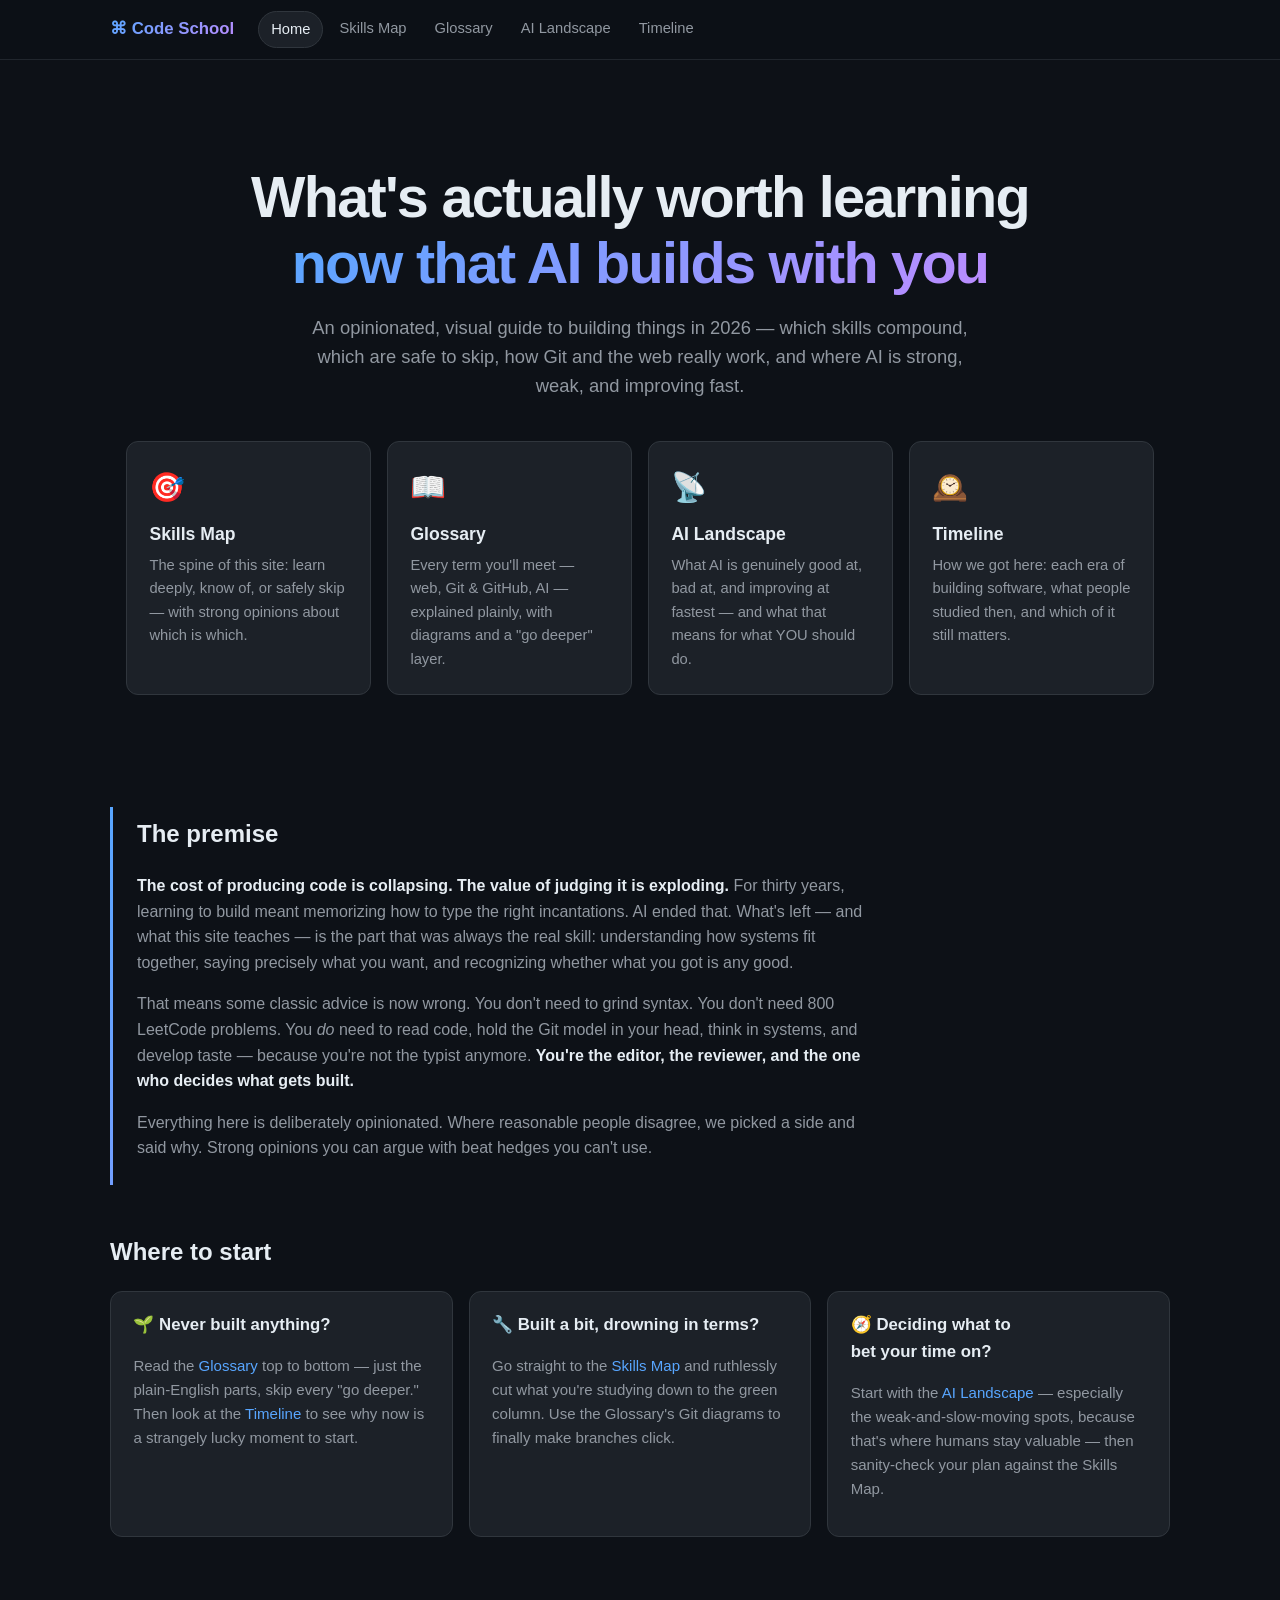
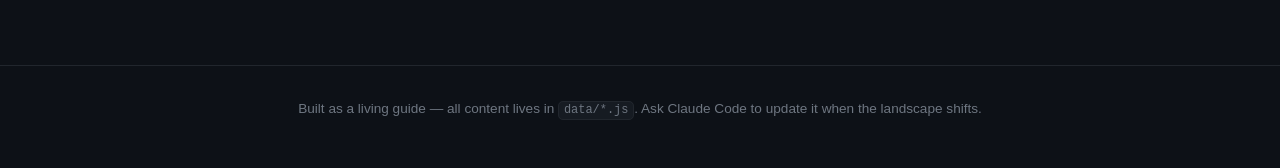
<file: index.html>
<!DOCTYPE html>
<html lang="en">
<head>
  <meta charset="UTF-8" />
  <meta name="viewport" content="width=device-width, initial-scale=1.0" />
  <title>Code School — What's worth learning in the AI era</title>
  <link rel="stylesheet" href="css/style.css" />
<style id="polish-pack">/* touch + type courtesies (estate pass 2026-08) */
html{-webkit-text-size-adjust:100%;text-size-adjust:100%}
html,a,button,summary,label,[role="button"]{-webkit-tap-highlight-color:transparent}
a,button,summary,[role="button"]{touch-action:manipulation}
@media (pointer:coarse){a:active,button:active,summary:active,[role="button"]:active{scale:.975}}
h1,h2,h3{text-wrap:balance}
</style>
</head>
<body data-page="home">

  <main class="wrap">
    <section class="hero">
      <h1>What's actually worth learning<br /><span class="grad">now that AI builds with you</span></h1>
      <p>
        An opinionated, visual guide to building things in 2026 — which skills compound,
        which are safe to skip, how Git and the web really work, and where AI is
        strong, weak, and improving fast.
      </p>

      <div class="section-cards">
        <a class="section-card" href="skills.html">
          <span class="emoji">🎯</span>
          <h3>Skills Map</h3>
          <p>The spine of this site: learn deeply, know of, or safely skip — with strong opinions about which is which.</p>
        </a>
        <a class="section-card" href="glossary.html">
          <span class="emoji">📖</span>
          <h3>Glossary</h3>
          <p>Every term you'll meet — web, Git &amp; GitHub, AI — explained plainly, with diagrams and a "go deeper" layer.</p>
        </a>
        <a class="section-card" href="landscape.html">
          <span class="emoji">📡</span>
          <h3>AI Landscape</h3>
          <p>What AI is genuinely good at, bad at, and improving at fastest — and what that means for what YOU should do.</p>
        </a>
        <a class="section-card" href="timeline.html">
          <span class="emoji">🕰️</span>
          <h3>Timeline</h3>
          <p>How we got here: each era of building software, what people studied then, and which of it still matters.</p>
        </a>
      </div>
    </section>

    <section class="manifesto">
      <h2>The premise</h2>
      <p>
        <strong>The cost of producing code is collapsing. The value of judging it is exploding.</strong>
        For thirty years, learning to build meant memorizing how to type the right
        incantations. AI ended that. What's left — and what this site teaches — is the
        part that was always the real skill: understanding how systems fit together,
        saying precisely what you want, and recognizing whether what you got is any good.
      </p>
      <p>
        That means some classic advice is now wrong. You don't need to grind syntax.
        You don't need 800 LeetCode problems. You <em>do</em> need to read code, hold the
        Git model in your head, think in systems, and develop taste — because you're not
        the typist anymore. <strong>You're the editor, the reviewer, and the one who decides
        what gets built.</strong>
      </p>
      <p>
        Everything here is deliberately opinionated. Where reasonable people disagree,
        we picked a side and said why. Strong opinions you can argue with beat hedges
        you can't use.
      </p>
    </section>

    <section class="verdict-section">
      <h2>Where to start</h2>
      <div class="grid grid-3">
        <div class="card">
          <h3>🌱 Never built anything?</h3>
          <p class="why" style="color: var(--text-dim); font-size: 0.94rem;">
            Read the <a href="glossary.html">Glossary</a> top to bottom — just the plain-English
            parts, skip every "go deeper." Then look at the <a href="timeline.html">Timeline</a>
            to see why now is a strangely lucky moment to start.
          </p>
        </div>
        <div class="card">
          <h3>🔧 Built a bit, drowning in terms?</h3>
          <p class="why" style="color: var(--text-dim); font-size: 0.94rem;">
            Go straight to the <a href="skills.html">Skills Map</a> and ruthlessly cut what
            you're studying down to the green column. Use the Glossary's Git diagrams
            to finally make branches click.
          </p>
        </div>
        <div class="card">
          <h3>🧭 Deciding what to bet your time on?</h3>
          <p class="why" style="color: var(--text-dim); font-size: 0.94rem;">
            Start with the <a href="landscape.html">AI Landscape</a> — especially the
            weak-and-slow-moving spots, because that's where humans stay valuable —
            then sanity-check your plan against the Skills Map.
          </p>
        </div>
      </div>
    </section>
  </main>

  <script src="js/main.js"></script>
</body>
</html>
</file>
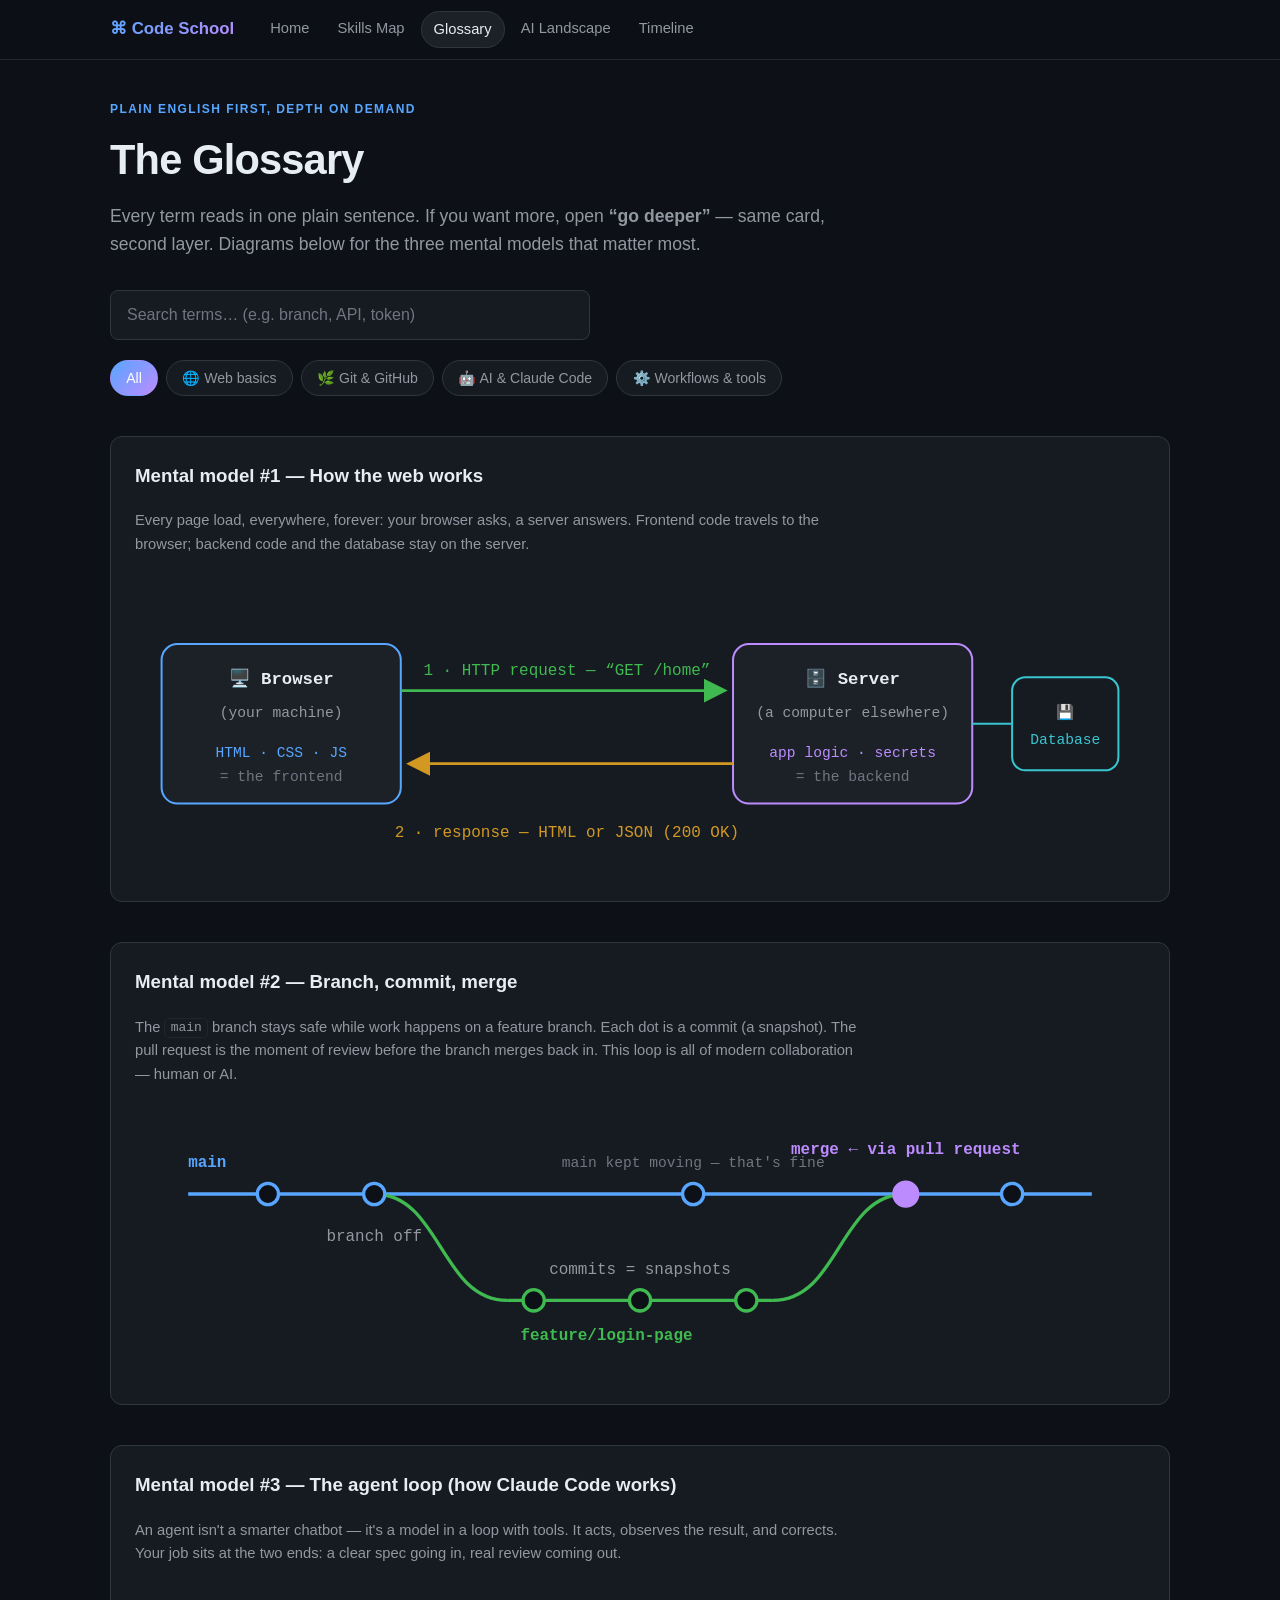
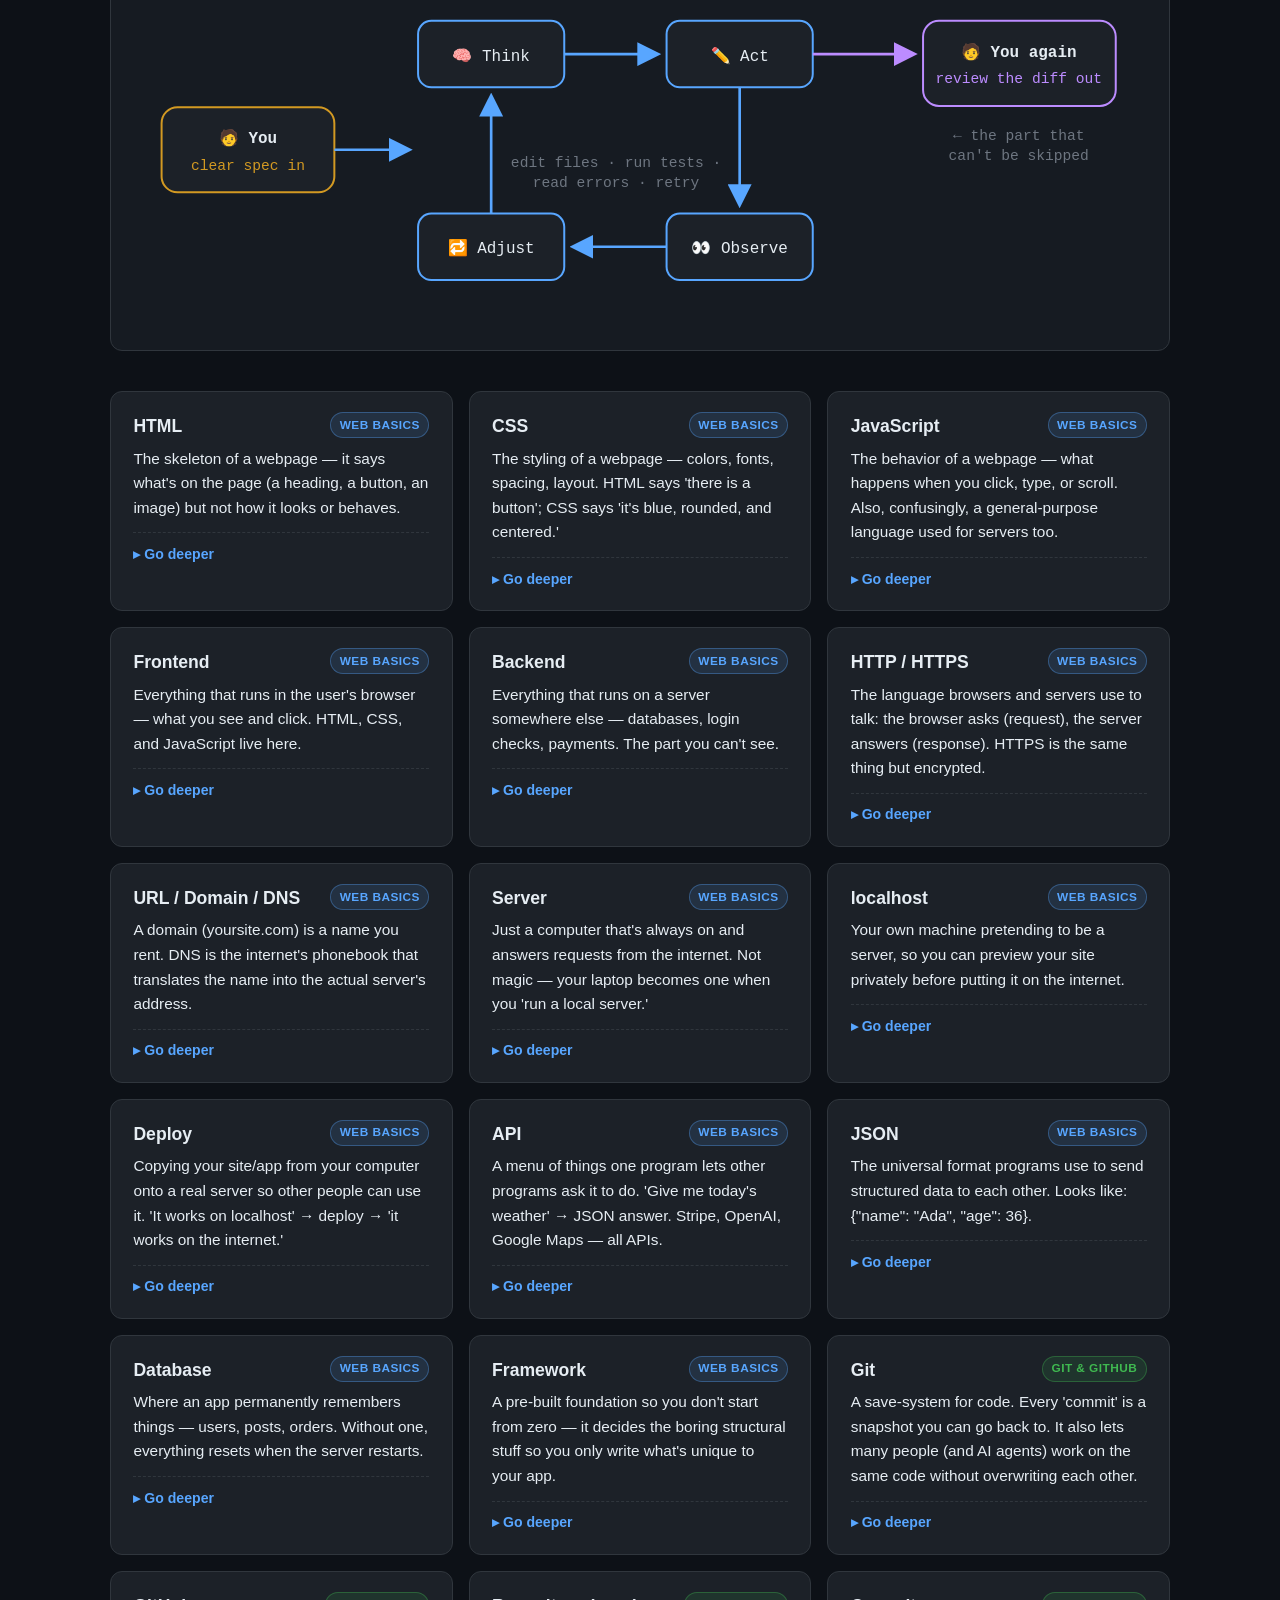
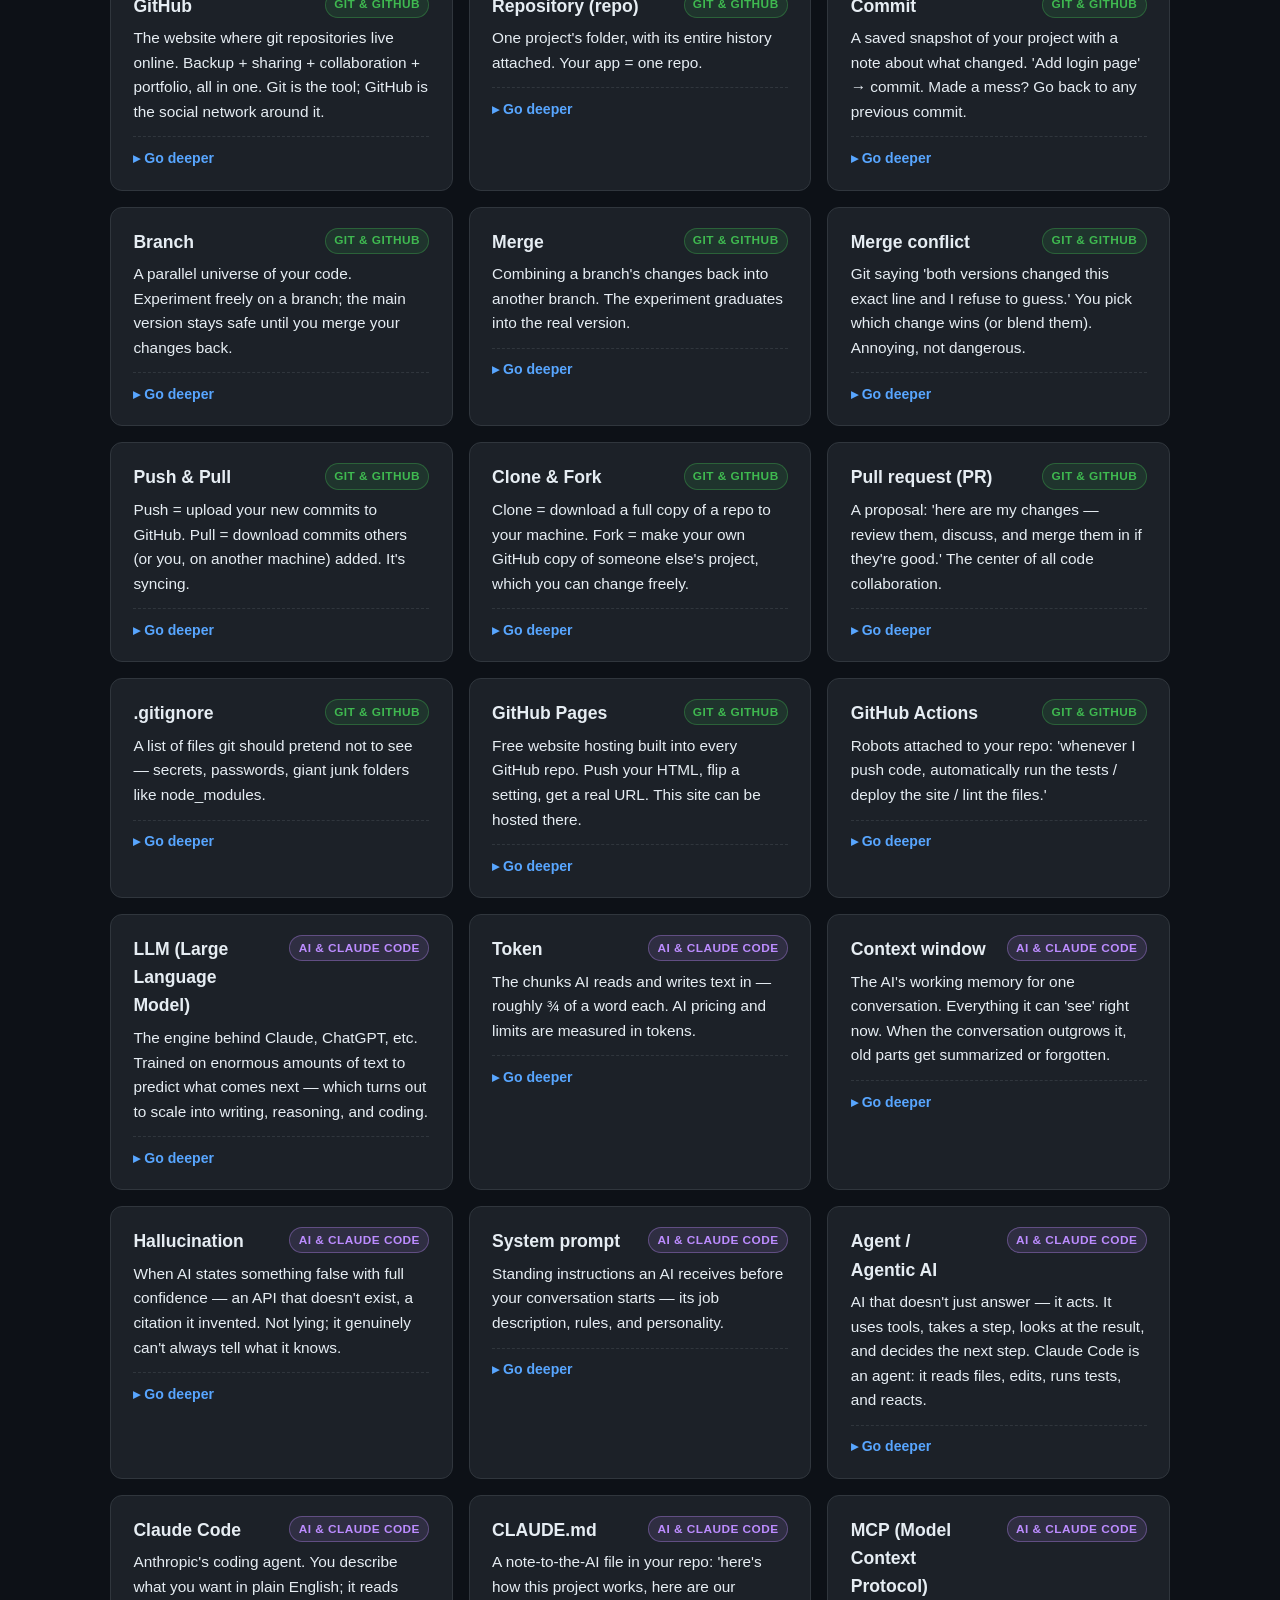
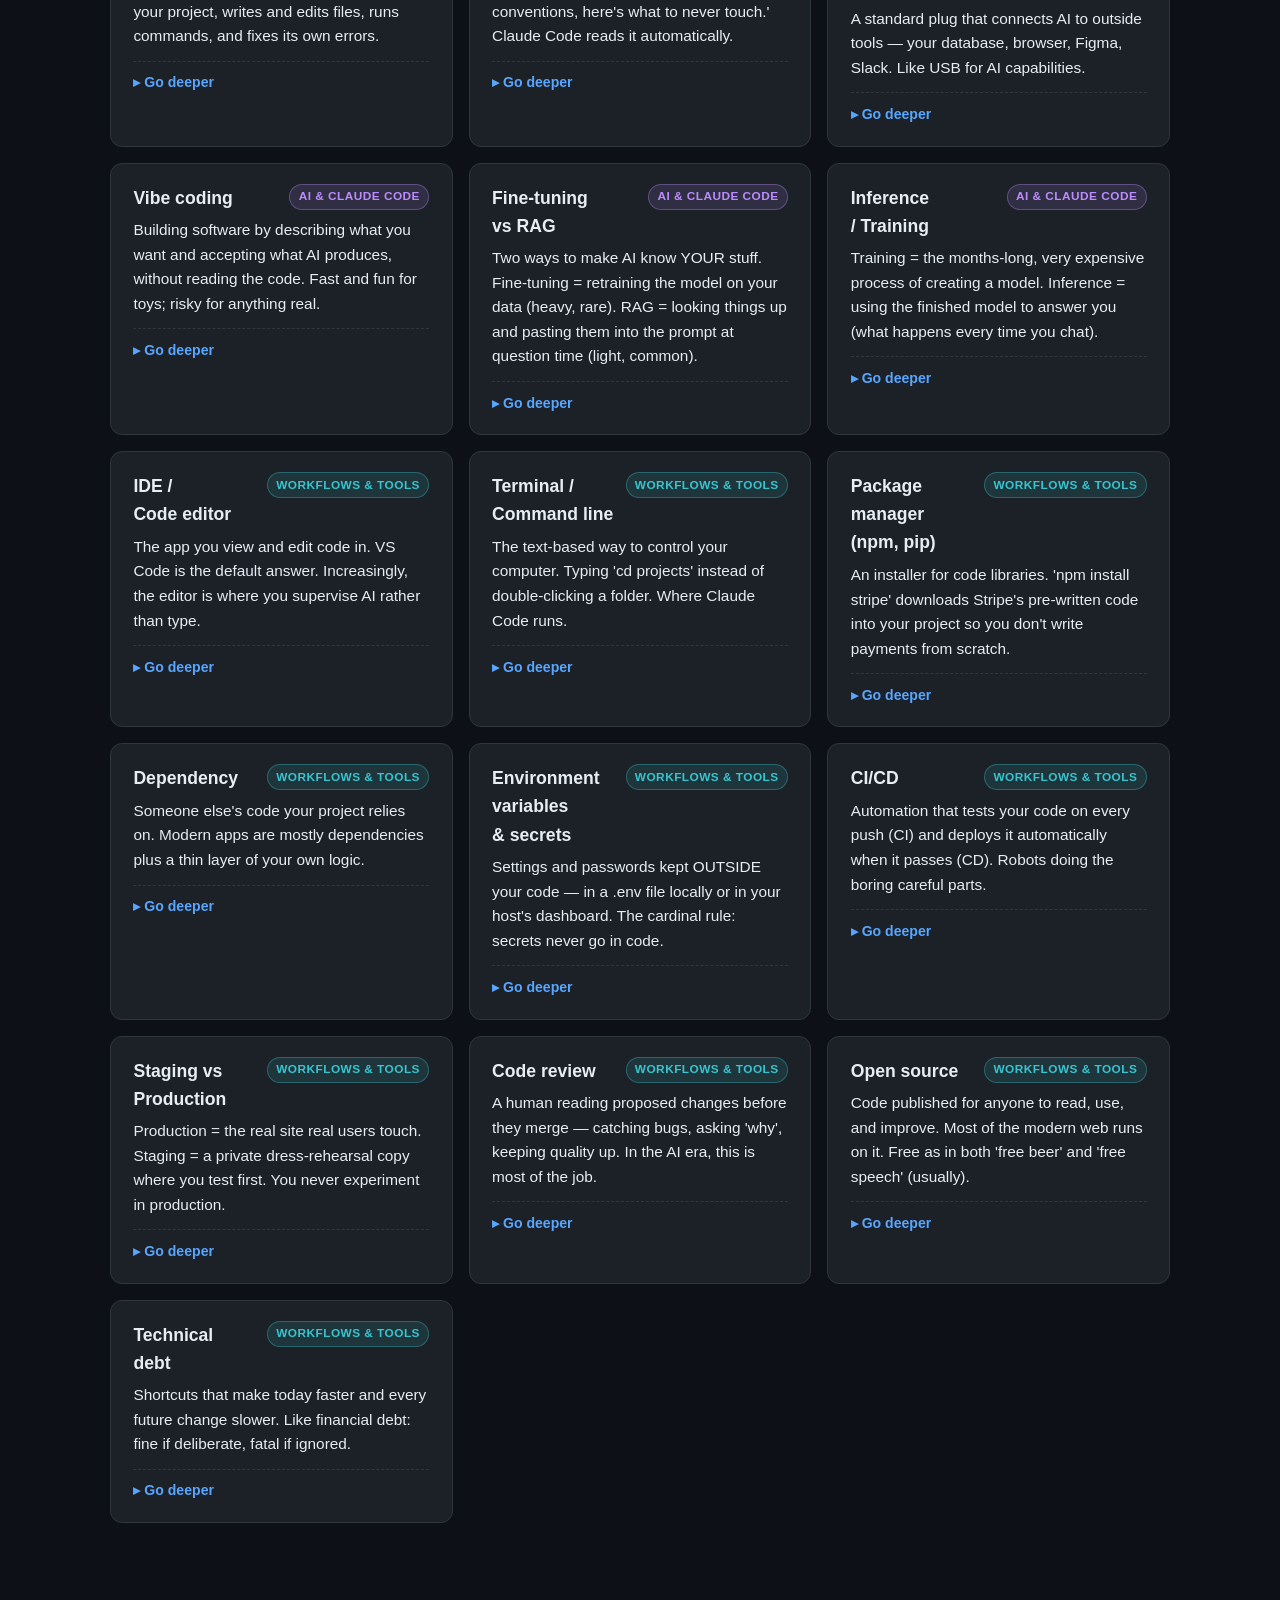
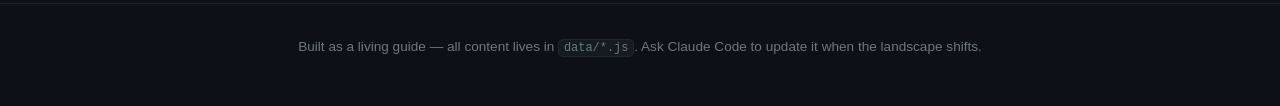
<file: glossary.html>
<!DOCTYPE html>
<html lang="en">
<head>
  <meta charset="UTF-8" />
  <meta name="viewport" content="width=device-width, initial-scale=1.0" />
  <title>Glossary — Code School</title>
  <link rel="stylesheet" href="css/style.css" />
<style id="polish-pack">/* touch + type courtesies (estate pass 2026-08) */
html{-webkit-text-size-adjust:100%;text-size-adjust:100%}
html,a,button,summary,label,[role="button"]{-webkit-tap-highlight-color:transparent}
a,button,summary,[role="button"]{touch-action:manipulation}
@media (pointer:coarse){a:active,button:active,summary:active,[role="button"]:active{scale:.975}}
h1,h2,h3{text-wrap:balance}
</style>
</head>
<body data-page="glossary">

  <main class="wrap">
    <header class="page-head">
      <div class="kicker">Plain English first, depth on demand</div>
      <h1>The Glossary</h1>
      <p class="lede">
        Every term reads in one plain sentence. If you want more, open
        <strong>“go deeper”</strong> — same card, second layer. Diagrams below for the
        three mental models that matter most.
      </p>
    </header>

    <input class="search" id="search" type="search" placeholder="Search terms… (e.g. branch, API, token)" />

    <div class="chips" id="cat-chips">
      <button class="chip on" data-cat="all">All</button>
      <button class="chip" data-cat="web">🌐 Web basics</button>
      <button class="chip" data-cat="git">🌿 Git &amp; GitHub</button>
      <button class="chip" data-cat="ai">🤖 AI &amp; Claude Code</button>
      <button class="chip" data-cat="workflow">⚙️ Workflows &amp; tools</button>
    </div>

    <!-- ============ DIAGRAM 1: how the web works ============ -->
    <section class="diagram-block" data-diagram data-cats="web all">
      <h3>Mental model #1 — How the web works</h3>
      <p class="caption">
        Every page load, everywhere, forever: your browser asks, a server answers.
        Frontend code travels to the browser; backend code and the database stay on the server.
      </p>
      <svg viewBox="0 0 760 230" xmlns="http://www.w3.org/2000/svg" font-family="ui-monospace, Menlo, monospace" font-size="13">
        <!-- browser -->
        <rect x="20" y="55" width="180" height="120" rx="12" fill="#1c2128" stroke="#58a6ff" stroke-width="1.5"/>
        <text x="110" y="85" text-anchor="middle" fill="#e6edf3" font-weight="bold">🖥️ Browser</text>
        <text x="110" y="110" text-anchor="middle" fill="#9198a1" font-size="11">(your machine)</text>
        <text x="110" y="140" text-anchor="middle" fill="#58a6ff" font-size="11">HTML · CSS · JS</text>
        <text x="110" y="158" text-anchor="middle" fill="#6e7681" font-size="11">= the frontend</text>
        <!-- server -->
        <rect x="450" y="55" width="180" height="120" rx="12" fill="#1c2128" stroke="#bc8cff" stroke-width="1.5"/>
        <text x="540" y="85" text-anchor="middle" fill="#e6edf3" font-weight="bold">🗄️ Server</text>
        <text x="540" y="110" text-anchor="middle" fill="#9198a1" font-size="11">(a computer elsewhere)</text>
        <text x="540" y="140" text-anchor="middle" fill="#bc8cff" font-size="11">app logic · secrets</text>
        <text x="540" y="158" text-anchor="middle" fill="#6e7681" font-size="11">= the backend</text>
        <!-- db -->
        <rect x="660" y="80" width="80" height="70" rx="10" fill="#161b22" stroke="#39c5cf" stroke-width="1.5"/>
        <text x="700" y="110" text-anchor="middle" fill="#39c5cf" font-size="11">💾</text>
        <text x="700" y="130" text-anchor="middle" fill="#39c5cf" font-size="11">Database</text>
        <line x1="630" y1="115" x2="660" y2="115" stroke="#39c5cf" stroke-width="1.5"/>
        <!-- request arrow -->
        <line x1="200" y1="90" x2="442" y2="90" stroke="#3fb950" stroke-width="2" marker-end="url(#ag)"/>
        <text x="325" y="78" text-anchor="middle" fill="#3fb950" font-size="12">1 · HTTP request — “GET /home”</text>
        <!-- response arrow -->
        <line x1="450" y1="145" x2="208" y2="145" stroke="#d29922" stroke-width="2" marker-end="url(#ay)"/>
        <text x="325" y="200" text-anchor="middle" fill="#d29922" font-size="12">2 · response — HTML or JSON (200 OK)</text>
        <defs>
          <marker id="ag" markerWidth="9" markerHeight="9" refX="7" refY="4.5" orient="auto"><path d="M0,0 L9,4.5 L0,9 z" fill="#3fb950"/></marker>
          <marker id="ay" markerWidth="9" markerHeight="9" refX="7" refY="4.5" orient="auto"><path d="M0,0 L9,4.5 L0,9 z" fill="#d29922"/></marker>
        </defs>
      </svg>
    </section>

    <!-- ============ DIAGRAM 2: git branching ============ -->
    <section class="diagram-block" data-diagram data-cats="git all">
      <h3>Mental model #2 — Branch, commit, merge</h3>
      <p class="caption">
        The <code>main</code> branch stays safe while work happens on a feature branch.
        Each dot is a commit (a snapshot). The pull request is the moment of review
        before the branch merges back in. This loop is all of modern collaboration —
        human or AI.
      </p>
      <svg viewBox="0 0 760 210" xmlns="http://www.w3.org/2000/svg" font-family="ui-monospace, Menlo, monospace" font-size="12">
        <!-- main line -->
        <line x1="40" y1="70" x2="720" y2="70" stroke="#58a6ff" stroke-width="2.5"/>
        <text x="40" y="50" fill="#58a6ff" font-weight="bold">main</text>
        <!-- branch out -->
        <path d="M 180 70 C 230 70 230 150 280 150" fill="none" stroke="#3fb950" stroke-width="2.5"/>
        <line x1="280" y1="150" x2="480" y2="150" stroke="#3fb950" stroke-width="2.5"/>
        <path d="M 480 150 C 530 150 530 70 580 70" fill="none" stroke="#3fb950" stroke-width="2.5"/>
        <text x="290" y="180" fill="#3fb950" font-weight="bold">feature/login-page</text>
        <!-- commits on main -->
        <circle cx="100" cy="70" r="8" fill="#0d1117" stroke="#58a6ff" stroke-width="2.5"/>
        <circle cx="180" cy="70" r="8" fill="#0d1117" stroke="#58a6ff" stroke-width="2.5"/>
        <circle cx="420" cy="70" r="8" fill="#0d1117" stroke="#58a6ff" stroke-width="2.5"/>
        <circle cx="580" cy="70" r="9" fill="#bc8cff" stroke="#bc8cff" stroke-width="2.5"/>
        <circle cx="660" cy="70" r="8" fill="#0d1117" stroke="#58a6ff" stroke-width="2.5"/>
        <!-- commits on branch -->
        <circle cx="300" cy="150" r="8" fill="#0d1117" stroke="#3fb950" stroke-width="2.5"/>
        <circle cx="380" cy="150" r="8" fill="#0d1117" stroke="#3fb950" stroke-width="2.5"/>
        <circle cx="460" cy="150" r="8" fill="#0d1117" stroke="#3fb950" stroke-width="2.5"/>
        <!-- labels -->
        <text x="180" y="105" text-anchor="middle" fill="#9198a1">branch off</text>
        <text x="380" y="130" text-anchor="middle" fill="#9198a1">commits = snapshots</text>
        <text x="580" y="40" text-anchor="middle" fill="#bc8cff" font-weight="bold">merge ← via pull request</text>
        <text x="420" y="50" text-anchor="middle" fill="#6e7681" font-size="11">main kept moving — that's fine</text>
      </svg>
    </section>

    <!-- ============ DIAGRAM 3: the agent loop ============ -->
    <section class="diagram-block" data-diagram data-cats="ai all">
      <h3>Mental model #3 — The agent loop (how Claude Code works)</h3>
      <p class="caption">
        An agent isn't a smarter chatbot — it's a model in a loop with tools. It acts,
        observes the result, and corrects. Your job sits at the two ends: a clear spec
        going in, real review coming out.
      </p>
      <svg viewBox="0 0 760 260" xmlns="http://www.w3.org/2000/svg" font-family="ui-monospace, Menlo, monospace" font-size="12">
        <defs>
          <marker id="ab" markerWidth="9" markerHeight="9" refX="7" refY="4.5" orient="auto"><path d="M0,0 L9,4.5 L0,9 z" fill="#58a6ff"/></marker>
          <marker id="ap" markerWidth="9" markerHeight="9" refX="7" refY="4.5" orient="auto"><path d="M0,0 L9,4.5 L0,9 z" fill="#bc8cff"/></marker>
        </defs>
        <!-- you (spec) -->
        <rect x="20" y="95" width="130" height="64" rx="12" fill="#1c2128" stroke="#d29922" stroke-width="1.5"/>
        <text x="85" y="122" text-anchor="middle" fill="#e6edf3" font-weight="bold">🧑 You</text>
        <text x="85" y="142" text-anchor="middle" fill="#d29922" font-size="11">clear spec in</text>
        <line x1="150" y1="127" x2="205" y2="127" stroke="#58a6ff" stroke-width="2" marker-end="url(#ab)"/>
        <!-- loop boxes -->
        <rect x="213" y="30" width="110" height="50" rx="10" fill="#1c2128" stroke="#58a6ff" stroke-width="1.5"/>
        <text x="268" y="60" text-anchor="middle" fill="#e6edf3">🧠 Think</text>
        <rect x="400" y="30" width="110" height="50" rx="10" fill="#1c2128" stroke="#58a6ff" stroke-width="1.5"/>
        <text x="455" y="60" text-anchor="middle" fill="#e6edf3">✏️ Act</text>
        <rect x="400" y="175" width="110" height="50" rx="10" fill="#1c2128" stroke="#58a6ff" stroke-width="1.5"/>
        <text x="455" y="205" text-anchor="middle" fill="#e6edf3">👀 Observe</text>
        <rect x="213" y="175" width="110" height="50" rx="10" fill="#1c2128" stroke="#58a6ff" stroke-width="1.5"/>
        <text x="268" y="205" text-anchor="middle" fill="#e6edf3">🔁 Adjust</text>
        <!-- loop arrows -->
        <line x1="323" y1="55" x2="392" y2="55" stroke="#58a6ff" stroke-width="2" marker-end="url(#ab)"/>
        <line x1="455" y1="80" x2="455" y2="167" stroke="#58a6ff" stroke-width="2" marker-end="url(#ab)"/>
        <line x1="400" y1="200" x2="331" y2="200" stroke="#58a6ff" stroke-width="2" marker-end="url(#ab)"/>
        <line x1="268" y1="175" x2="268" y2="88" stroke="#58a6ff" stroke-width="2" marker-end="url(#ab)"/>
        <text x="362" y="140" text-anchor="middle" fill="#6e7681" font-size="11">edit files · run tests ·</text>
        <text x="362" y="155" text-anchor="middle" fill="#6e7681" font-size="11">read errors · retry</text>
        <!-- out to review -->
        <line x1="510" y1="55" x2="585" y2="55" stroke="#bc8cff" stroke-width="2" marker-end="url(#ap)"/>
        <rect x="593" y="30" width="145" height="64" rx="12" fill="#1c2128" stroke="#bc8cff" stroke-width="1.5"/>
        <text x="665" y="57" text-anchor="middle" fill="#e6edf3" font-weight="bold">🧑 You again</text>
        <text x="665" y="77" text-anchor="middle" fill="#bc8cff" font-size="11">review the diff out</text>
        <text x="665" y="120" text-anchor="middle" fill="#6e7681" font-size="11">← the part that</text>
        <text x="665" y="135" text-anchor="middle" fill="#6e7681" font-size="11">can't be skipped</text>
      </svg>
    </section>

    <div id="terms-root" class="grid grid-2" style="margin-top: 2rem;"></div>
    <p id="no-results" class="hidden" style="color: var(--text-dim); text-align: center; margin-top: 2rem;">
      No terms match — try fewer letters?
    </p>
  </main>

  <script src="data/glossary-data.js"></script>
  <script>
    const termsRoot = document.getElementById("terms-root");
    const noResults = document.getElementById("no-results");
    const searchBox = document.getElementById("search");
    let activeCat = "all";

    function esc(s) {
      return s ? s.replace(/&/g, "&amp;").replace(/</g, "&lt;").replace(/>/g, "&gt;") : "";
    }

    function render() {
      const q = searchBox.value.trim().toLowerCase();
      const shown = GLOSSARY.filter((t) => {
        const catOk = activeCat === "all" || t.cat === activeCat;
        const qOk = !q || (t.term + " " + t.eli5 + " " + (t.deeper || "")).toLowerCase().includes(q);
        return catOk && qOk;
      });

      // diagrams only show when their category (or All) is active and there's no search
      document.querySelectorAll("[data-diagram]").forEach((d) => {
        const ok = !q && d.dataset.cats.split(" ").includes(activeCat);
        d.classList.toggle("hidden", !ok);
      });

      termsRoot.innerHTML = shown
        .map((t) => {
          const cat = GLOSSARY_CATS[t.cat];
          return `
          <div class="card term-card">
            <div class="term-top">
              <h3>${esc(t.term)}</h3>
              <span class="badge ${cat.badge}">${cat.label}</span>
            </div>
            <p class="eli5">${esc(t.eli5)}</p>
            ${
              t.deeper
                ? `<details class="deeper">
                    <summary>Go deeper</summary>
                    <div class="deeper-body">${esc(t.deeper)}</div>
                  </details>`
                : ""
            }
          </div>`;
        })
        .join("");

      noResults.classList.toggle("hidden", shown.length > 0);
    }

    document.getElementById("cat-chips").addEventListener("click", (e) => {
      const btn = e.target.closest(".chip");
      if (!btn) return;
      document.querySelectorAll("#cat-chips .chip").forEach((c) => c.classList.remove("on"));
      btn.classList.add("on");
      activeCat = btn.dataset.cat;
      render();
    });

    searchBox.addEventListener("input", render);
    render();
  </script>
  <script src="js/main.js"></script>
</body>
</html>
</file>
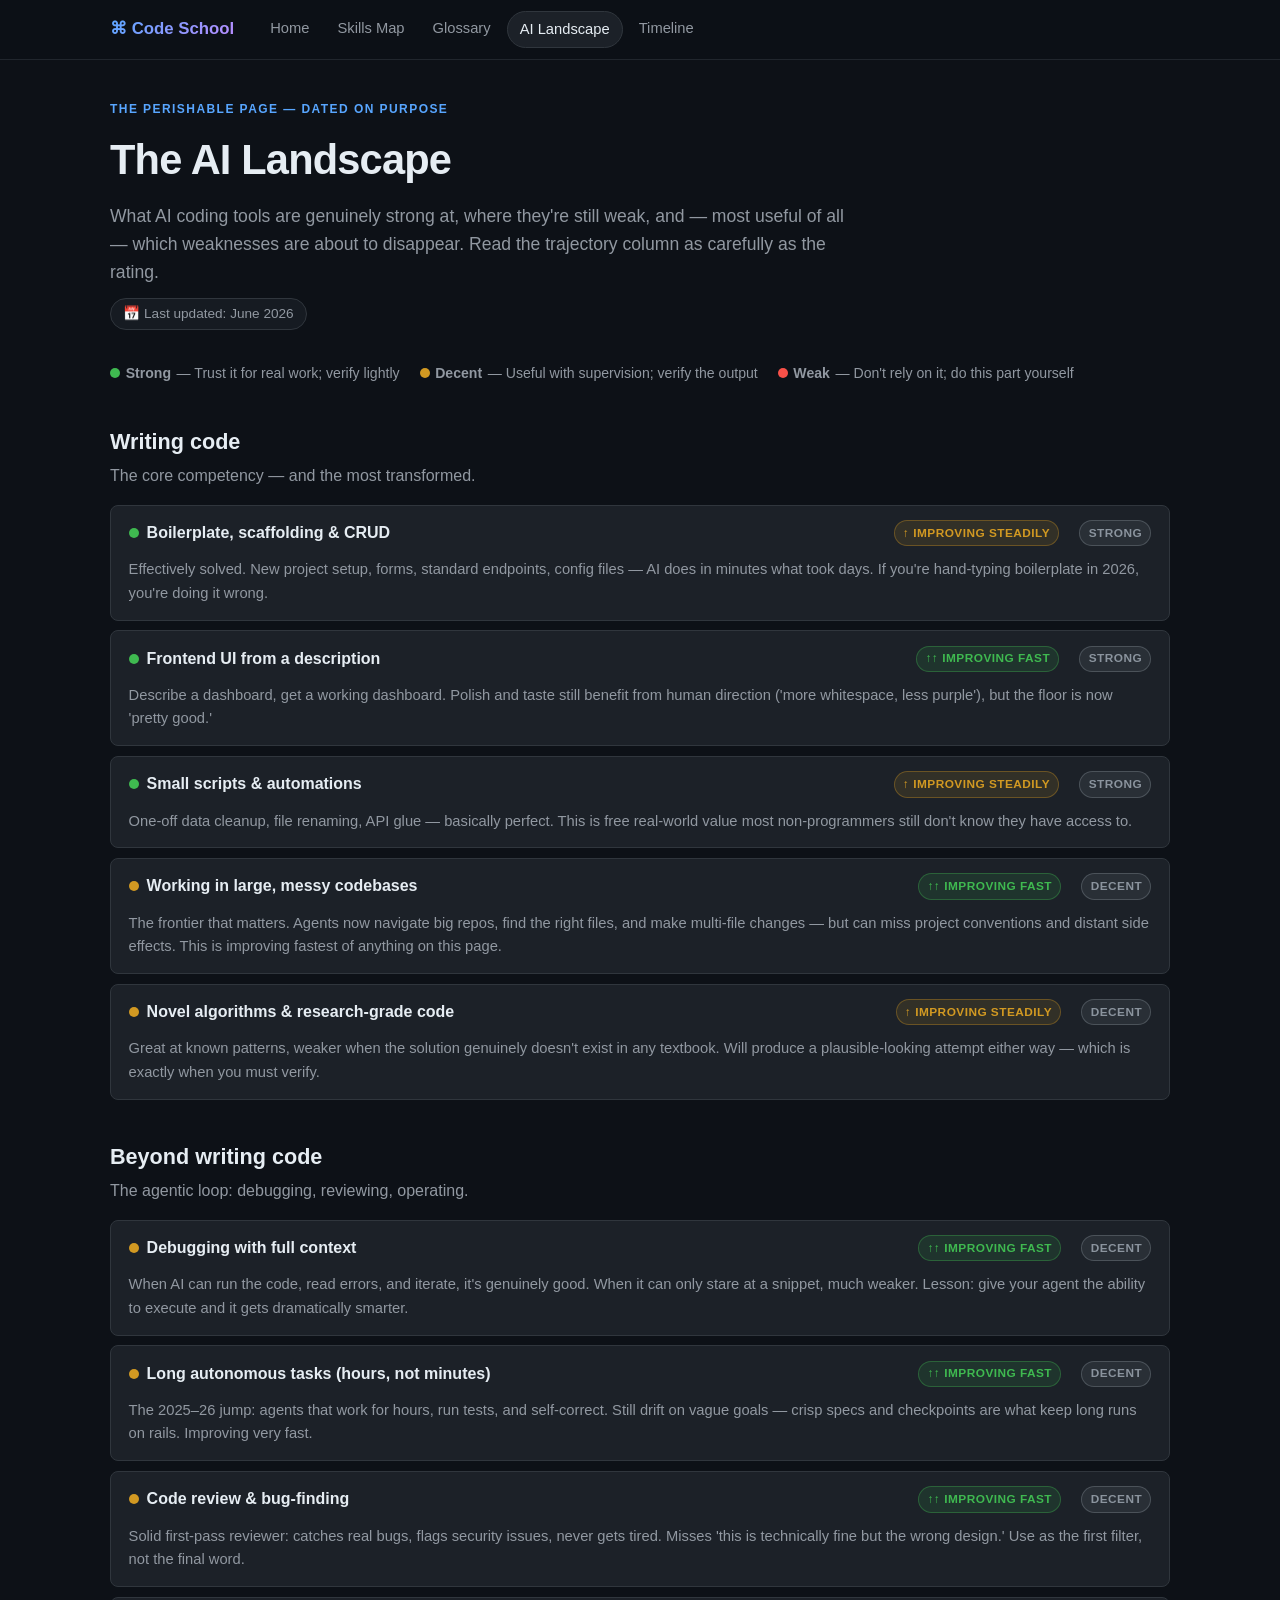
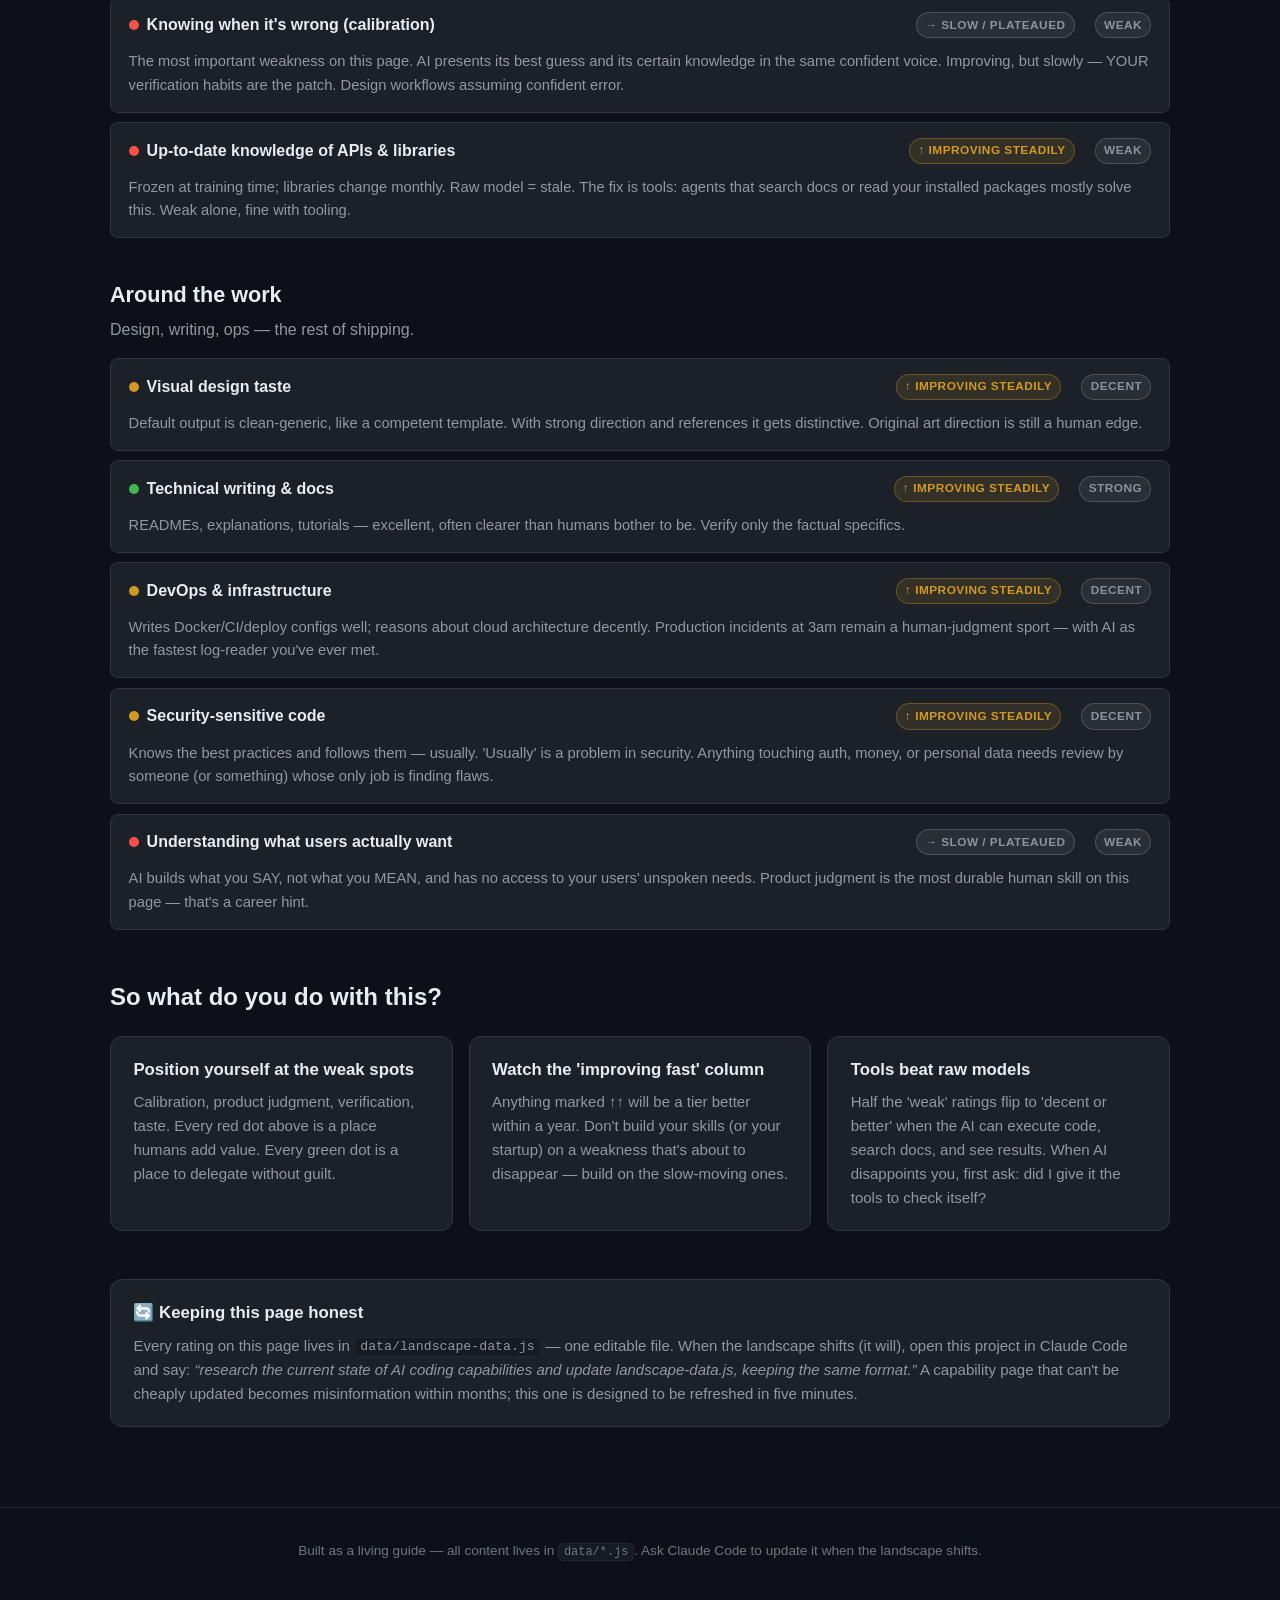
<file: landscape.html>
<!DOCTYPE html>
<html lang="en">
<head>
  <meta charset="UTF-8" />
  <meta name="viewport" content="width=device-width, initial-scale=1.0" />
  <title>AI Landscape — Code School</title>
  <link rel="stylesheet" href="css/style.css" />
<style id="polish-pack">/* touch + type courtesies (estate pass 2026-08) */
html{-webkit-text-size-adjust:100%;text-size-adjust:100%}
html,a,button,summary,label,[role="button"]{-webkit-tap-highlight-color:transparent}
a,button,summary,[role="button"]{touch-action:manipulation}
@media (pointer:coarse){a:active,button:active,summary:active,[role="button"]:active{scale:.975}}
h1,h2,h3{text-wrap:balance}
</style>
</head>
<body data-page="landscape">

  <main class="wrap">
    <header class="page-head">
      <div class="kicker">The perishable page — dated on purpose</div>
      <h1>The AI Landscape</h1>
      <p class="lede">
        What AI coding tools are genuinely strong at, where they're still weak, and —
        most useful of all — which weaknesses are about to disappear. Read the
        trajectory column as carefully as the rating.
      </p>
      <span class="updated-badge" id="updated-badge">📅 Last updated: …</span>
    </header>

    <div class="legend" id="legend"></div>

    <div id="landscape-root"></div>

    <section class="verdict-section">
      <h2>So what do you do with this?</h2>
      <div class="grid grid-3" id="takeaways-root"></div>
    </section>

    <section class="card" style="margin-top: 2rem;">
      <h3>🔄 Keeping this page honest</h3>
      <p style="color: var(--text-dim); font-size: 0.94rem; margin: 0;">
        Every rating on this page lives in <code>data/landscape-data.js</code> — one
        editable file. When the landscape shifts (it will), open this project in Claude
        Code and say: <em>“research the current state of AI coding capabilities and
        update landscape-data.js, keeping the same format.”</em> A capability page that
        can't be cheaply updated becomes misinformation within months; this one is
        designed to be refreshed in five minutes.
      </p>
    </section>
  </main>

  <script src="data/landscape-data.js"></script>
  <script>
    function esc(s) {
      return s ? s.replace(/&/g, "&amp;").replace(/</g, "&lt;").replace(/>/g, "&gt;") : "";
    }

    document.getElementById("updated-badge").textContent = "📅 Last updated: " + LANDSCAPE_UPDATED;

    document.getElementById("legend").innerHTML = Object.values(LANDSCAPE_RATINGS)
      .map((r) => `<span><span class="dot ${r.dot}"></span> <strong>${r.label}</strong> — ${r.desc}</span>`)
      .join("");

    document.getElementById("landscape-root").innerHTML = LANDSCAPE.map((domain) => `
      <section class="cap-domain">
        <h2>${esc(domain.domain)}</h2>
        <p class="domain-sub">${esc(domain.sub)}</p>
        ${domain.items
          .map((item) => {
            const r = LANDSCAPE_RATINGS[item.rating];
            const t = LANDSCAPE_TRAJECTORIES[item.trajectory];
            return `
            <div class="cap-row">
              <div class="cap-name"><span class="dot ${r.dot}" style="margin-right:0.5em"></span>${esc(item.name)}</div>
              <span class="badge ${t.badge}">${t.arrow} ${t.label}</span>
              <span class="badge badge-gray">${r.label}</span>
              <p class="cap-note">${esc(item.note)}</p>
            </div>`;
          })
          .join("")}
      </section>`).join("");

    document.getElementById("takeaways-root").innerHTML = LANDSCAPE_TAKEAWAYS.map(
      (t) => `
      <div class="card">
        <h3>${esc(t.title)}</h3>
        <p style="color: var(--text-dim); font-size: 0.94rem; margin: 0;">${esc(t.body)}</p>
      </div>`
    ).join("");
  </script>
  <script src="js/main.js"></script>
</body>
</html>
</file>
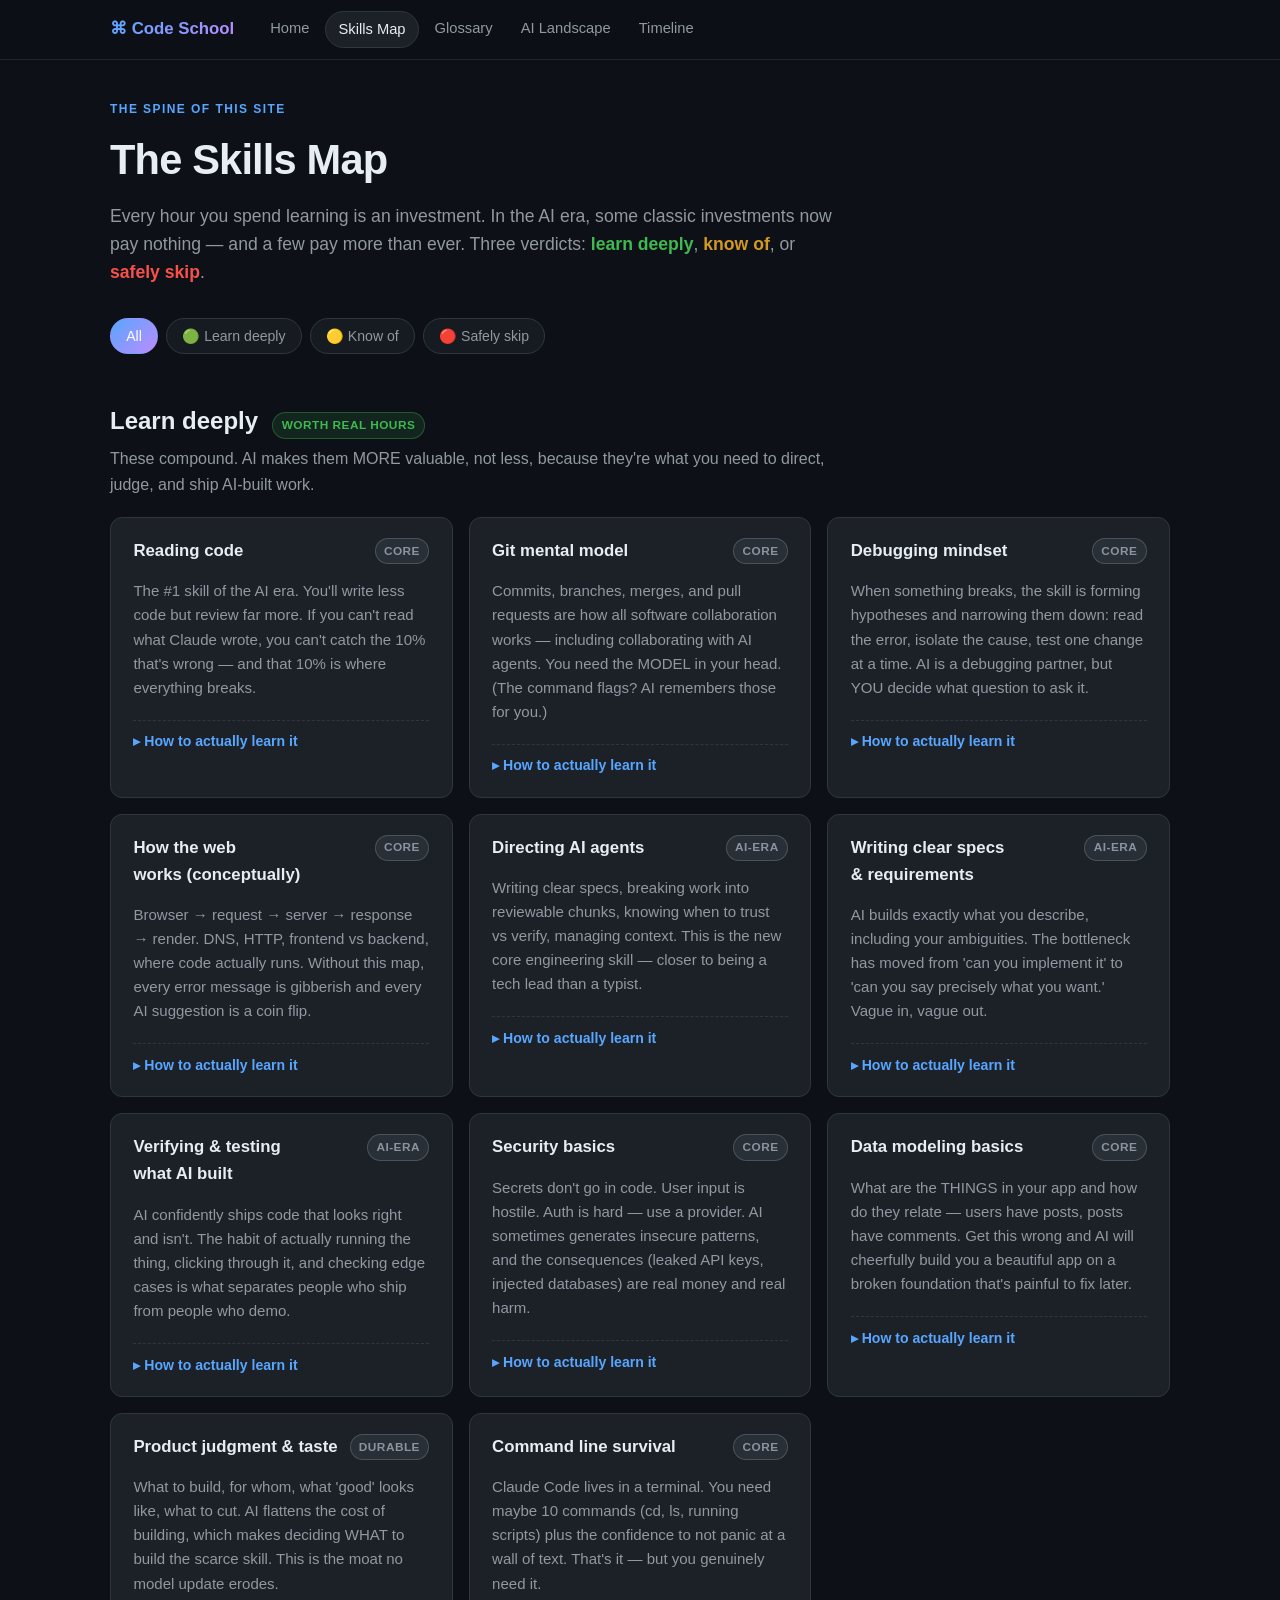
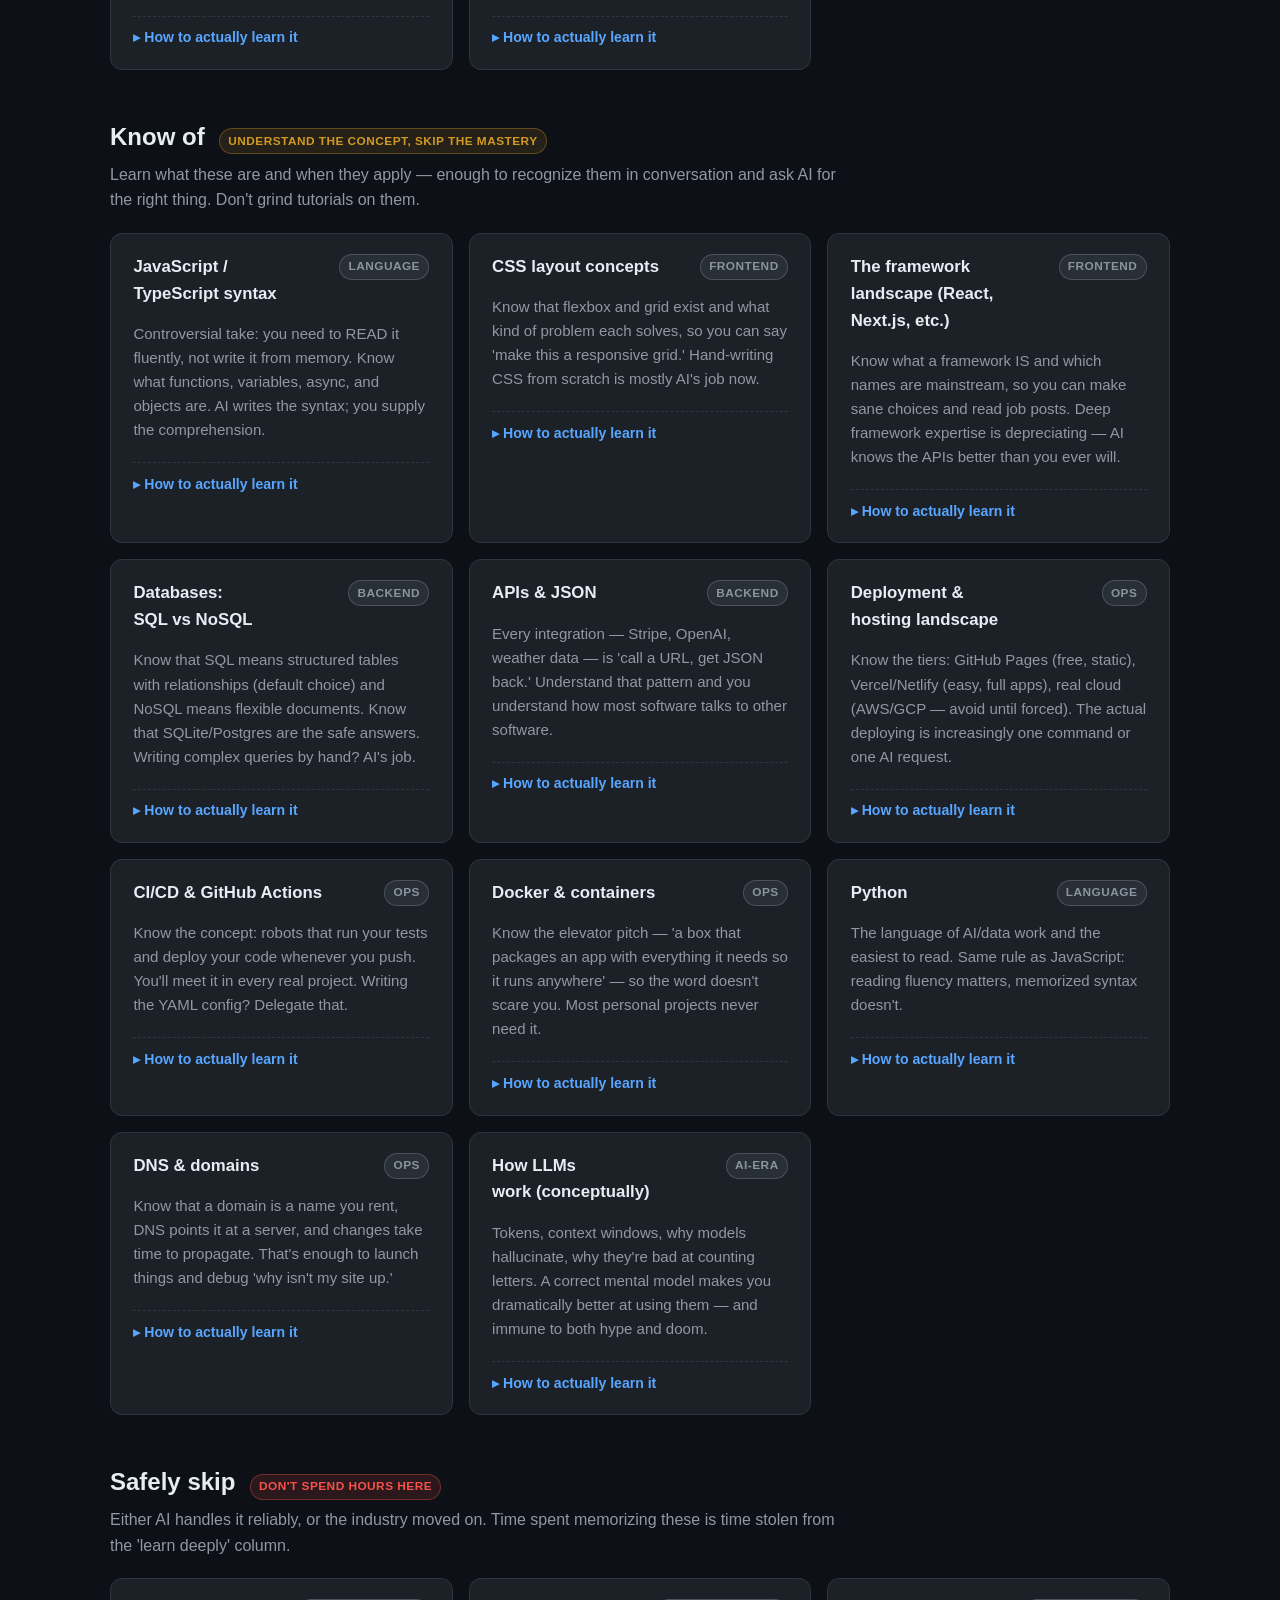
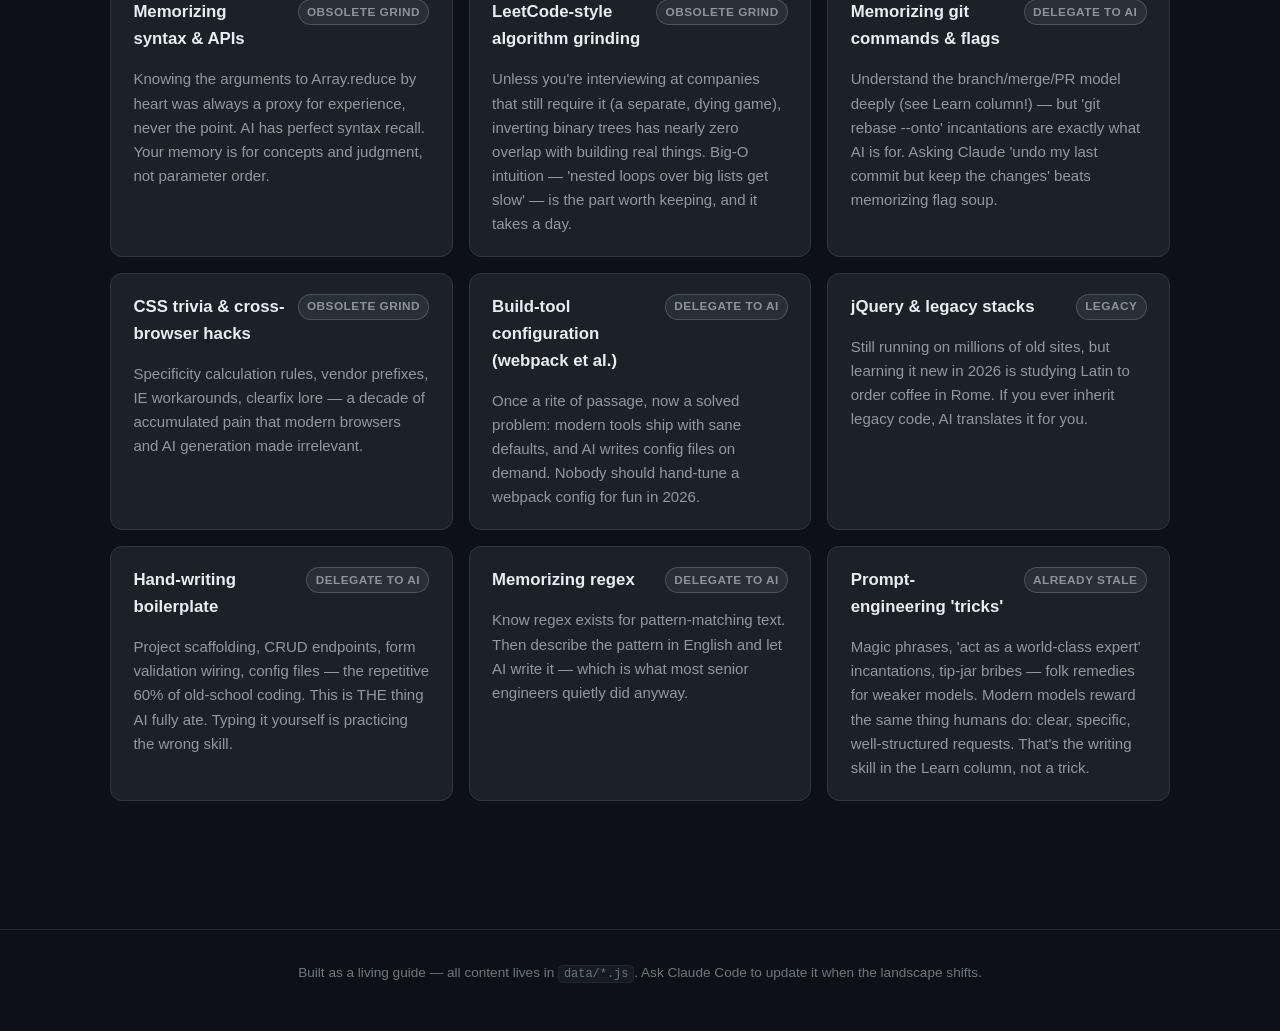
<file: skills.html>
<!DOCTYPE html>
<html lang="en">
<head>
  <meta charset="UTF-8" />
  <meta name="viewport" content="width=device-width, initial-scale=1.0" />
  <title>Skills Map — Code School</title>
  <link rel="stylesheet" href="css/style.css" />
<style id="polish-pack">/* touch + type courtesies (estate pass 2026-08) */
html{-webkit-text-size-adjust:100%;text-size-adjust:100%}
html,a,button,summary,label,[role="button"]{-webkit-tap-highlight-color:transparent}
a,button,summary,[role="button"]{touch-action:manipulation}
@media (pointer:coarse){a:active,button:active,summary:active,[role="button"]:active{scale:.975}}
h1,h2,h3{text-wrap:balance}
</style>
</head>
<body data-page="skills">

  <main class="wrap">
    <header class="page-head">
      <div class="kicker">The spine of this site</div>
      <h1>The Skills Map</h1>
      <p class="lede">
        Every hour you spend learning is an investment. In the AI era, some classic
        investments now pay nothing — and a few pay more than ever. Three verdicts:
        <strong style="color: var(--green)">learn deeply</strong>,
        <strong style="color: var(--yellow)">know of</strong>, or
        <strong style="color: var(--red)">safely skip</strong>.
      </p>
    </header>

    <div class="chips" id="filter-chips">
      <button class="chip on" data-filter="all">All</button>
      <button class="chip" data-filter="learn">🟢 Learn deeply</button>
      <button class="chip" data-filter="know">🟡 Know of</button>
      <button class="chip" data-filter="skip">🔴 Safely skip</button>
    </div>

    <div id="skills-root"></div>
  </main>

  <script src="data/skills-data.js"></script>
  <script>
    const root = document.getElementById("skills-root");

    function esc(s) {
      return s ? s.replace(/&/g, "&amp;").replace(/</g, "&lt;").replace(/>/g, "&gt;") : "";
    }

    function render(filter) {
      root.innerHTML = "";
      const order = ["learn", "know", "skip"];
      order.forEach((verdict) => {
        if (filter !== "all" && filter !== verdict) return;
        const meta = SKILLS_META[verdict];
        const items = SKILLS.filter((s) => s.verdict === verdict);

        const section = document.createElement("section");
        section.className = "verdict-section";
        section.innerHTML = `
          <div class="verdict-head">
            <h2>${meta.title}</h2>
            <span class="badge ${meta.badge}">${meta.label}</span>
          </div>
          <p class="verdict-sub">${meta.sub}</p>
          <div class="grid grid-2">
            ${items
              .map(
                (s) => `
              <div class="card skill-card">
                <div class="skill-top">
                  <h3>${esc(s.name)}</h3>
                  <span class="badge badge-gray">${esc(s.tag)}</span>
                </div>
                <p class="why">${esc(s.why)}</p>
                ${
                  s.how
                    ? `<details class="deeper">
                        <summary>How to actually learn it</summary>
                        <div class="deeper-body">${esc(s.how)}</div>
                      </details>`
                    : ""
                }
              </div>`
              )
              .join("")}
          </div>`;
        root.append(section);
      });
    }

    document.getElementById("filter-chips").addEventListener("click", (e) => {
      const btn = e.target.closest(".chip");
      if (!btn) return;
      document.querySelectorAll("#filter-chips .chip").forEach((c) => c.classList.remove("on"));
      btn.classList.add("on");
      render(btn.dataset.filter);
    });

    render("all");
  </script>
  <script src="js/main.js"></script>
</body>
</html>
</file>
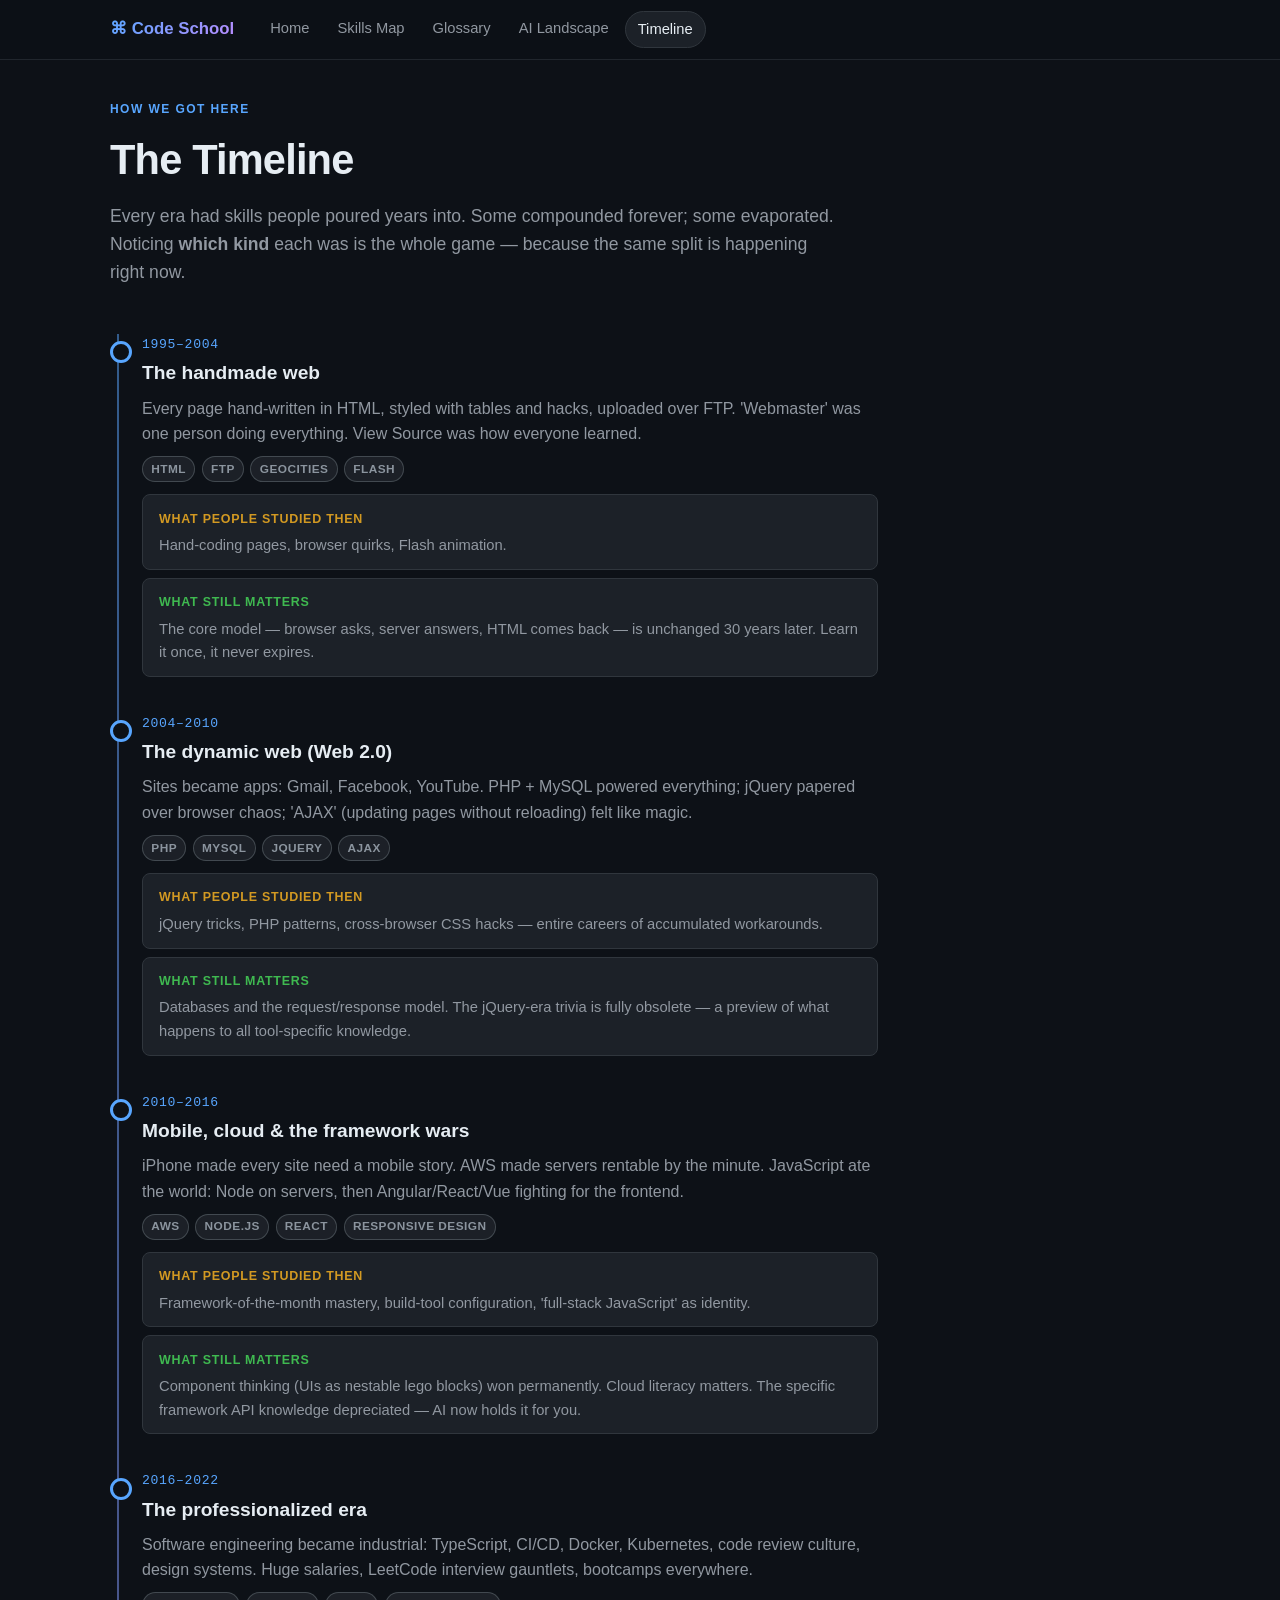
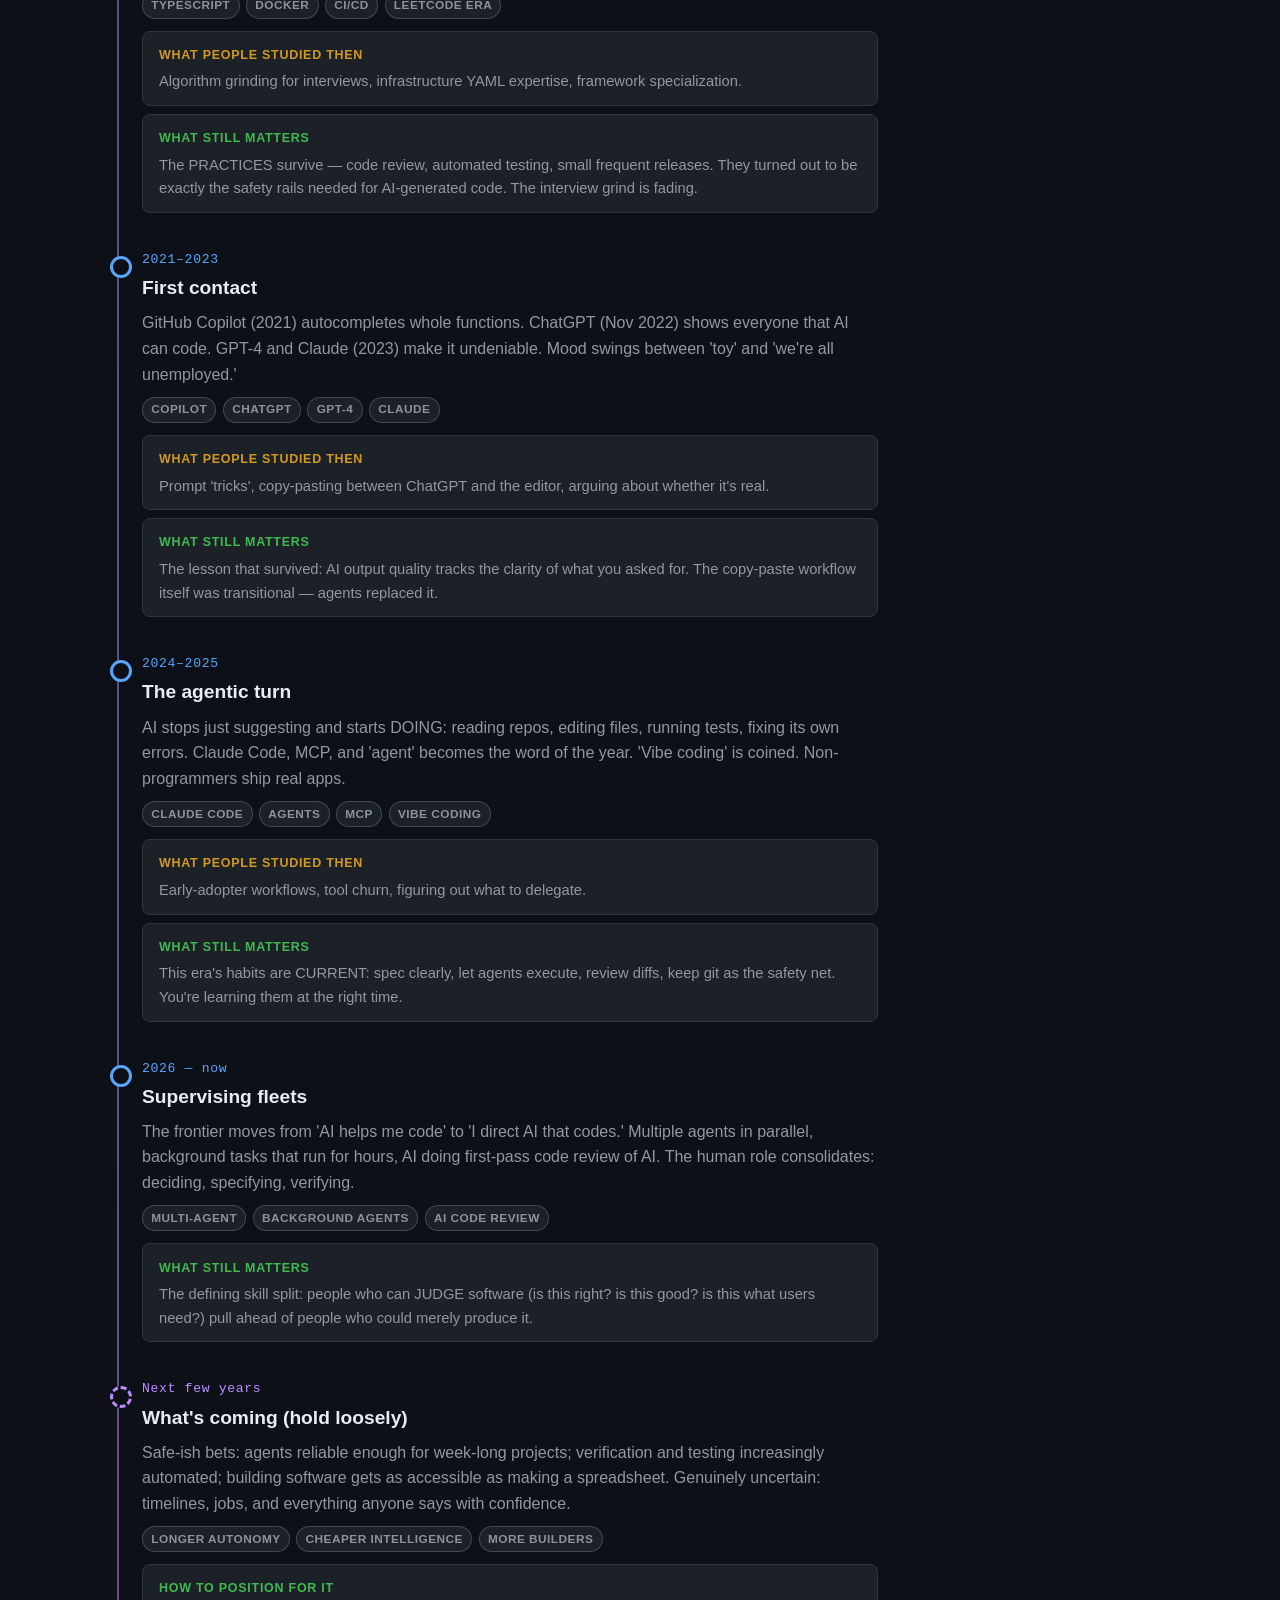
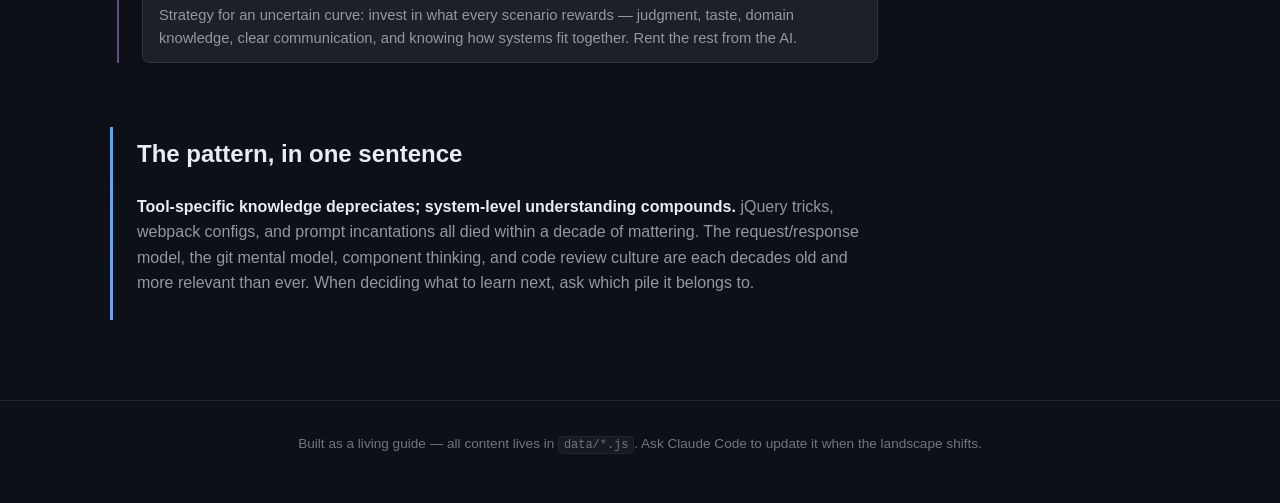
<file: timeline.html>
<!DOCTYPE html>
<html lang="en">
<head>
  <meta charset="UTF-8" />
  <meta name="viewport" content="width=device-width, initial-scale=1.0" />
  <title>Timeline — Code School</title>
  <link rel="stylesheet" href="css/style.css" />
<style id="polish-pack">/* touch + type courtesies (estate pass 2026-08) */
html{-webkit-text-size-adjust:100%;text-size-adjust:100%}
html,a,button,summary,label,[role="button"]{-webkit-tap-highlight-color:transparent}
a,button,summary,[role="button"]{touch-action:manipulation}
@media (pointer:coarse){a:active,button:active,summary:active,[role="button"]:active{scale:.975}}
h1,h2,h3{text-wrap:balance}
</style>
</head>
<body data-page="timeline">

  <main class="wrap">
    <header class="page-head">
      <div class="kicker">How we got here</div>
      <h1>The Timeline</h1>
      <p class="lede">
        Every era had skills people poured years into. Some compounded forever; some
        evaporated. Noticing <strong>which kind</strong> each was is the whole game —
        because the same split is happening right now.
      </p>
    </header>

    <div class="timeline" id="timeline-root"></div>

    <section class="manifesto">
      <h2>The pattern, in one sentence</h2>
      <p>
        <strong>Tool-specific knowledge depreciates; system-level understanding compounds.</strong>
        jQuery tricks, webpack configs, and prompt incantations all died within a decade
        of mattering. The request/response model, the git mental model, component
        thinking, and code review culture are each decades old and more relevant than
        ever. When deciding what to learn next, ask which pile it belongs to.
      </p>
    </section>
  </main>

  <script src="data/timeline-data.js"></script>
  <script>
    function esc(s) {
      return s ? s.replace(/&/g, "&amp;").replace(/</g, "&lt;").replace(/>/g, "&gt;") : "";
    }

    document.getElementById("timeline-root").innerHTML = TIMELINE.map((item) => `
      <div class="tl-item${item.future ? " future" : ""}">
        <div class="tl-era">${esc(item.era)}</div>
        <h3>${esc(item.title)}</h3>
        <p class="tl-desc">${esc(item.desc)}</p>
        <div class="tl-tags">
          ${item.tags.map((t) => `<span class="badge badge-gray">${esc(t)}</span>`).join("")}
        </div>
        <div style="margin-top: 0.75rem;">
          ${
            item.then && item.then !== "—"
              ? `<div class="tl-verdict">
                  <span class="label then">What people studied then</span>
                  <p>${esc(item.then)}</p>
                </div>`
              : ""
          }
          <div class="tl-verdict">
            <span class="label still">${item.future ? "How to position for it" : "What still matters"}</span>
            <p>${esc(item.still)}</p>
          </div>
        </div>
      </div>`).join("");
  </script>
  <script src="js/main.js"></script>
</body>
</html>
</file>
<file: css/style.css>
/* ============================================================
   Code School — shared design system
   ============================================================ */

:root {
  --bg: #0d1117;
  --bg-raised: #161b22;
  --bg-card: #1c2128;
  --border: #30363d;
  --border-soft: #21262d;
  --text: #e6edf3;
  --text-dim: #9198a1;
  --text-faint: #6e7681;

  --accent: #58a6ff;
  --accent-2: #bc8cff;
  --gradient: linear-gradient(135deg, #58a6ff, #bc8cff);

  --green: #3fb950;
  --green-bg: rgba(63, 185, 80, 0.12);
  --yellow: #d29922;
  --yellow-bg: rgba(210, 153, 34, 0.12);
  --red: #f85149;
  --red-bg: rgba(248, 81, 73, 0.12);
  --gray: #8b949e;
  --gray-bg: rgba(139, 148, 158, 0.12);
  --cyan: #39c5cf;
  --cyan-bg: rgba(57, 197, 207, 0.12);

  --radius: 12px;
  --radius-sm: 8px;
  --maxw: 1100px;
  --font: -apple-system, BlinkMacSystemFont, "Segoe UI", Roboto, Helvetica, Arial, sans-serif;
  --mono: ui-monospace, "SF Mono", SFMono-Regular, Menlo, Consolas, monospace;
}

* { box-sizing: border-box; }

html { scroll-behavior: smooth; }

body {
  margin: 0;
  background: var(--bg);
  color: var(--text);
  font-family: var(--font);
  line-height: 1.6;
  -webkit-font-smoothing: antialiased;
}

a { color: var(--accent); text-decoration: none; }
a:hover { text-decoration: underline; }

code, .mono {
  font-family: var(--mono);
  font-size: 0.88em;
  background: var(--bg-raised);
  border: 1px solid var(--border-soft);
  border-radius: 5px;
  padding: 0.1em 0.4em;
}

/* ---------- Nav ---------- */

.nav {
  position: sticky;
  top: 0;
  z-index: 50;
  background: rgba(13, 17, 23, 0.85);
  backdrop-filter: blur(12px);
  border-bottom: 1px solid var(--border-soft);
}

.nav-inner {
  max-width: var(--maxw);
  margin: 0 auto;
  padding: 0.7rem 1.25rem;
  display: flex;
  align-items: center;
  gap: 1.5rem;
  flex-wrap: wrap;
}

.nav-logo {
  font-weight: 700;
  font-size: 1.05rem;
  background: var(--gradient);
  -webkit-background-clip: text;
  background-clip: text;
  color: transparent;
  white-space: nowrap;
}
.nav-logo:hover { text-decoration: none; }

.nav-links {
  display: flex;
  gap: 0.25rem;
  flex-wrap: wrap;
}

.nav-links a {
  color: var(--text-dim);
  padding: 0.35rem 0.75rem;
  border-radius: 999px;
  font-size: 0.92rem;
  transition: color 0.15s, background 0.15s;
}

.nav-links a:hover {
  color: var(--text);
  background: var(--bg-card);
  text-decoration: none;
}

.nav-links a.active {
  color: var(--text);
  background: var(--bg-card);
  border: 1px solid var(--border);
}

/* ---------- Layout ---------- */

.wrap {
  max-width: var(--maxw);
  margin: 0 auto;
  padding: 2.5rem 1.25rem 5rem;
}

.page-head { margin-bottom: 2rem; }

.page-head h1 {
  font-size: clamp(1.8rem, 4vw, 2.6rem);
  margin: 0 0 0.5rem;
  letter-spacing: -0.02em;
}

.page-head .lede {
  color: var(--text-dim);
  font-size: 1.1rem;
  max-width: 46rem;
  margin: 0;
}

.kicker {
  text-transform: uppercase;
  letter-spacing: 0.12em;
  font-size: 0.75rem;
  font-weight: 600;
  color: var(--accent);
  margin-bottom: 0.5rem;
}

/* ---------- Cards ---------- */

.card {
  background: var(--bg-card);
  border: 1px solid var(--border);
  border-radius: var(--radius);
  padding: 1.25rem 1.4rem;
}

.card h3 { margin: 0 0 0.4rem; font-size: 1.05rem; }

.grid {
  display: grid;
  gap: 1rem;
}
.grid-2 { grid-template-columns: repeat(auto-fill, minmax(320px, 1fr)); }
.grid-3 { grid-template-columns: repeat(auto-fill, minmax(260px, 1fr)); }

/* ---------- Badges & pills ---------- */

.badge {
  display: inline-flex;
  align-items: center;
  gap: 0.35em;
  font-size: 0.74rem;
  font-weight: 600;
  letter-spacing: 0.04em;
  text-transform: uppercase;
  padding: 0.22em 0.7em;
  border-radius: 999px;
  white-space: nowrap;
}

.badge-green  { color: var(--green);  background: var(--green-bg);  border: 1px solid rgba(63,185,80,0.35); }
.badge-yellow { color: var(--yellow); background: var(--yellow-bg); border: 1px solid rgba(210,153,34,0.35); }
.badge-red    { color: var(--red);    background: var(--red-bg);    border: 1px solid rgba(248,81,73,0.35); }
.badge-gray   { color: var(--gray);   background: var(--gray-bg);   border: 1px solid rgba(139,148,158,0.35); }
.badge-cyan   { color: var(--cyan);   background: var(--cyan-bg);   border: 1px solid rgba(57,197,207,0.35); }
.badge-purple { color: var(--accent-2); background: rgba(188,140,255,0.12); border: 1px solid rgba(188,140,255,0.35); }
.badge-blue   { color: var(--accent); background: rgba(88,166,255,0.12); border: 1px solid rgba(88,166,255,0.35); }

/* ---------- Filter chips ---------- */

.chips {
  display: flex;
  gap: 0.5rem;
  flex-wrap: wrap;
  margin: 1.25rem 0;
}

.chip {
  font: inherit;
  font-size: 0.88rem;
  color: var(--text-dim);
  background: var(--bg-raised);
  border: 1px solid var(--border);
  border-radius: 999px;
  padding: 0.35rem 0.95rem;
  cursor: pointer;
  transition: all 0.15s;
}

.chip:hover { color: var(--text); border-color: var(--text-faint); }

.chip.on {
  color: #fff;
  background: var(--gradient);
  border-color: transparent;
}

/* ---------- Search ---------- */

.search {
  width: 100%;
  max-width: 30rem;
  font: inherit;
  font-size: 1rem;
  color: var(--text);
  background: var(--bg-raised);
  border: 1px solid var(--border);
  border-radius: var(--radius-sm);
  padding: 0.7rem 1rem;
  outline: none;
  transition: border-color 0.15s;
}
.search:focus { border-color: var(--accent); }
.search::placeholder { color: var(--text-faint); }

/* ---------- Details / expanders ---------- */

details.deeper {
  margin-top: 0.75rem;
  border-top: 1px dashed var(--border);
  padding-top: 0.6rem;
}

details.deeper summary {
  cursor: pointer;
  color: var(--accent);
  font-size: 0.88rem;
  font-weight: 600;
  list-style: none;
  user-select: none;
}
details.deeper summary::-webkit-details-marker { display: none; }
details.deeper summary::before { content: "▸ "; }
details.deeper[open] summary::before { content: "▾ "; }

details.deeper .deeper-body {
  margin-top: 0.5rem;
  color: var(--text-dim);
  font-size: 0.94rem;
}

/* ---------- Hero (index) ---------- */

.hero {
  text-align: center;
  padding: 4rem 1rem 3rem;
}

.hero h1 {
  font-size: clamp(2.2rem, 6vw, 3.6rem);
  letter-spacing: -0.03em;
  margin: 0 0 1rem;
  line-height: 1.15;
}

.hero h1 .grad {
  background: var(--gradient);
  -webkit-background-clip: text;
  background-clip: text;
  color: transparent;
}

.hero p {
  color: var(--text-dim);
  font-size: 1.15rem;
  max-width: 42rem;
  margin: 0 auto;
}

.section-cards {
  display: grid;
  grid-template-columns: repeat(auto-fit, minmax(240px, 1fr));
  gap: 1rem;
  margin-top: 2.5rem;
}

.section-card {
  display: block;
  text-align: left;
  background: var(--bg-card);
  border: 1px solid var(--border);
  border-radius: var(--radius);
  padding: 1.4rem;
  color: var(--text);
  transition: transform 0.15s, border-color 0.15s;
}

.section-card:hover {
  transform: translateY(-3px);
  border-color: var(--accent);
  text-decoration: none;
}

.section-card .emoji { font-size: 1.8rem; display: block; margin-bottom: 0.6rem; }
.section-card h3 { margin: 0 0 0.35rem; font-size: 1.1rem; }
.section-card p { margin: 0; color: var(--text-dim); font-size: 0.92rem; }

/* ---------- Manifesto ---------- */

.manifesto {
  margin-top: 4rem;
  border-left: 3px solid;
  border-image: var(--gradient) 1;
  padding: 0.5rem 0 0.5rem 1.5rem;
}

.manifesto h2 { margin-top: 0; }
.manifesto p { color: var(--text-dim); max-width: 46rem; }
.manifesto strong { color: var(--text); }

/* ---------- Skills page ---------- */

.verdict-section { margin: 3rem 0; }

.verdict-head {
  display: flex;
  align-items: baseline;
  gap: 0.9rem;
  flex-wrap: wrap;
  margin-bottom: 0.35rem;
}

.verdict-head h2 { margin: 0; font-size: 1.5rem; }

.verdict-sub { color: var(--text-dim); margin: 0 0 1.25rem; max-width: 46rem; }

.skill-card { display: flex; flex-direction: column; gap: 0.5rem; }

.skill-top {
  display: flex;
  justify-content: space-between;
  align-items: flex-start;
  gap: 0.75rem;
}

.skill-card .why { color: var(--text-dim); font-size: 0.94rem; margin: 0; }

/* ---------- Glossary ---------- */

.term-card { scroll-margin-top: 5rem; }

.term-top {
  display: flex;
  justify-content: space-between;
  align-items: flex-start;
  gap: 0.75rem;
  margin-bottom: 0.4rem;
}

.term-top h3 { margin: 0; font-size: 1.1rem; }

.term-card .eli5 { margin: 0; font-size: 0.96rem; }

.diagram-block {
  margin: 2.5rem 0;
  background: var(--bg-raised);
  border: 1px solid var(--border);
  border-radius: var(--radius);
  padding: 1.5rem;
  overflow-x: auto;
}

.diagram-block h3 { margin-top: 0; }
.diagram-block .caption { color: var(--text-dim); font-size: 0.92rem; max-width: 46rem; }
.diagram-block svg { display: block; max-width: 100%; height: auto; }

/* ---------- Landscape ---------- */

.updated-badge {
  display: inline-flex;
  align-items: center;
  gap: 0.4em;
  font-size: 0.85rem;
  color: var(--text-dim);
  background: var(--bg-raised);
  border: 1px solid var(--border);
  border-radius: 999px;
  padding: 0.3em 0.9em;
  margin-top: 0.75rem;
}

.cap-domain { margin: 2.5rem 0; }
.cap-domain > h2 { font-size: 1.35rem; margin-bottom: 0.25rem; }
.cap-domain > .domain-sub { color: var(--text-dim); margin: 0 0 1rem; }

.cap-row {
  display: grid;
  grid-template-columns: 1fr auto auto;
  gap: 0.75rem 1.25rem;
  align-items: start;
  background: var(--bg-card);
  border: 1px solid var(--border);
  border-radius: var(--radius-sm);
  padding: 0.9rem 1.1rem;
  margin-bottom: 0.6rem;
}

.cap-row .cap-name { font-weight: 600; }
.cap-row .cap-note {
  grid-column: 1 / -1;
  color: var(--text-dim);
  font-size: 0.92rem;
  margin: 0;
}

@media (max-width: 600px) {
  .cap-row { grid-template-columns: 1fr; }
}

.legend {
  display: flex;
  gap: 1.25rem;
  flex-wrap: wrap;
  margin: 1.5rem 0;
  font-size: 0.88rem;
  color: var(--text-dim);
}
.legend span { display: inline-flex; align-items: center; gap: 0.4em; }

.dot { width: 10px; height: 10px; border-radius: 50%; display: inline-block; }
.dot-green { background: var(--green); }
.dot-yellow { background: var(--yellow); }
.dot-red { background: var(--red); }

/* ---------- Timeline ---------- */

.timeline { position: relative; margin: 3rem 0; padding-left: 2rem; }

.timeline::before {
  content: "";
  position: absolute;
  left: 7px;
  top: 0;
  bottom: 0;
  width: 2px;
  background: linear-gradient(180deg, #58a6ff, #bc8cff);
  opacity: 0.5;
}

.tl-item { position: relative; margin-bottom: 2.25rem; }

.tl-item::before {
  content: "";
  position: absolute;
  left: -2rem;
  top: 0.45rem;
  width: 16px;
  height: 16px;
  border-radius: 50%;
  background: var(--bg);
  border: 3px solid var(--accent);
}

.tl-item.future::before { border-color: var(--accent-2); border-style: dashed; }

.tl-era {
  font-family: var(--mono);
  font-size: 0.82rem;
  color: var(--accent);
  letter-spacing: 0.05em;
}

.tl-item.future .tl-era { color: var(--accent-2); }

.tl-item h3 { margin: 0.2rem 0 0.4rem; font-size: 1.2rem; }
.tl-item .tl-desc { color: var(--text-dim); margin: 0 0 0.6rem; max-width: 46rem; }

.tl-tags { display: flex; gap: 0.4rem; flex-wrap: wrap; margin-top: 0.5rem; }

.tl-verdict {
  background: var(--bg-card);
  border: 1px solid var(--border);
  border-radius: var(--radius-sm);
  padding: 0.7rem 1rem;
  font-size: 0.92rem;
  max-width: 46rem;
}
.tl-verdict .label { font-weight: 700; font-size: 0.78rem; text-transform: uppercase; letter-spacing: 0.06em; }
.tl-verdict .then { color: var(--yellow); }
.tl-verdict .still { color: var(--green); }
.tl-verdict p { margin: 0.25rem 0 0; color: var(--text-dim); }
.tl-verdict + .tl-verdict { margin-top: 0.5rem; }

/* ---------- Footer ---------- */

.footer {
  border-top: 1px solid var(--border-soft);
  color: var(--text-faint);
  font-size: 0.85rem;
  text-align: center;
  padding: 2rem 1rem 3rem;
}

.hidden { display: none !important; }

/* reading comfort: balance display text */
h1, h2, h3 { text-wrap: balance; }
</file>
